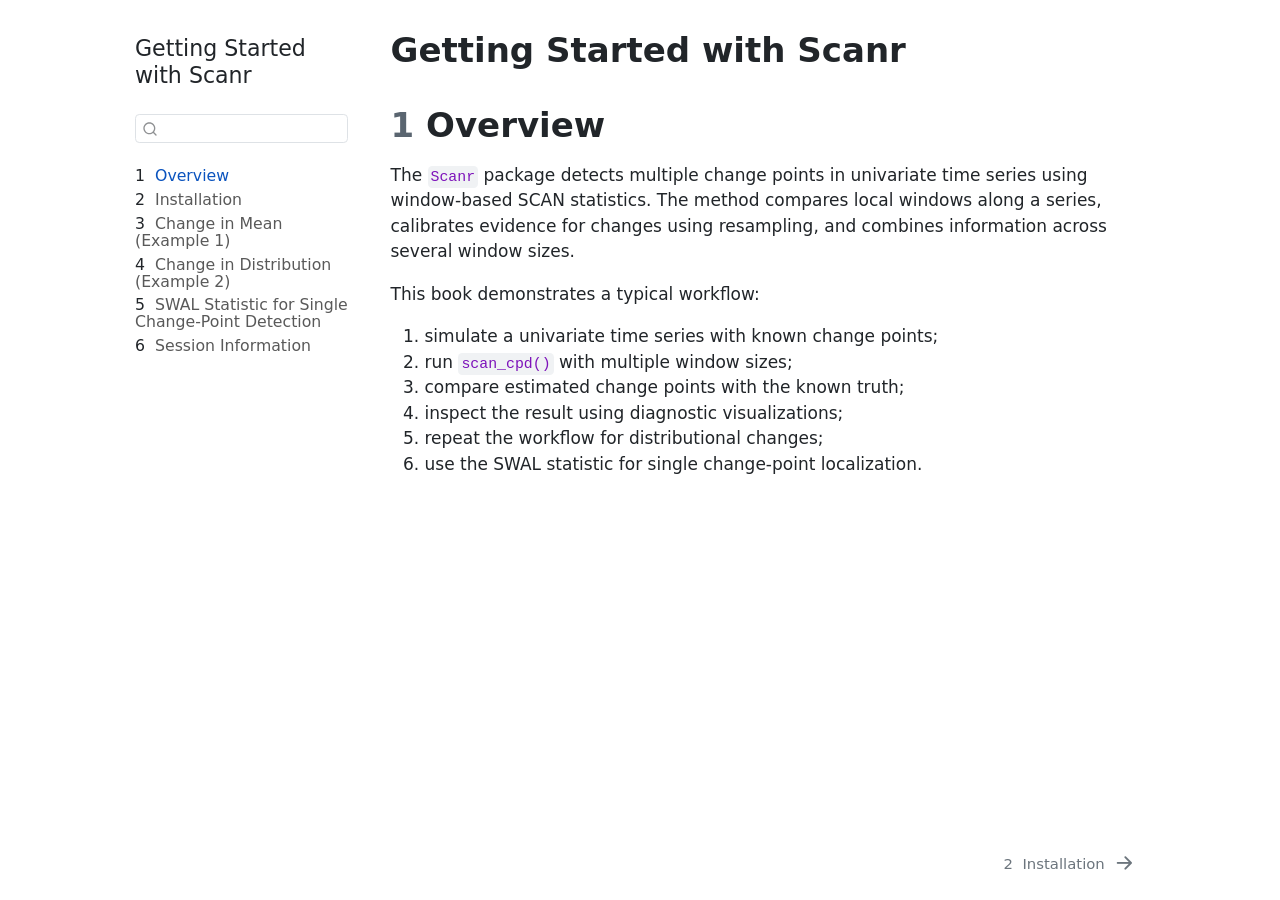
<file: _book/index.html>
<!DOCTYPE html>
<html xmlns="http://www.w3.org/1999/xhtml" lang="en" xml:lang="en"><head>

<meta charset="utf-8">
<meta name="generator" content="quarto-1.9.38">

<meta name="viewport" content="width=device-width, initial-scale=1.0, user-scalable=yes">


<title>Getting Started with Scanr</title>
<style>
/* Default styles provided by pandoc.
** See https://pandoc.org/MANUAL.html#variables-for-html for config info.
*/
code{white-space: pre-wrap;}
span.smallcaps{font-variant: small-caps;}
div.columns{display: flex; gap: min(4vw, 1.5em);}
div.column{flex: auto; overflow-x: auto;}
div.hanging-indent{margin-left: 1.5em; text-indent: -1.5em;}
ul.task-list{list-style: none;}
ul.task-list li input[type="checkbox"] {
  width: 0.8em;
  margin: 0 0.8em 0.2em -1em; /* quarto-specific, see https://github.com/quarto-dev/quarto-cli/issues/4556 */ 
  vertical-align: middle;
}
</style>


<script src="site_libs/quarto-nav/quarto-nav.js"></script>
<script src="site_libs/quarto-nav/headroom.min.js"></script>
<script src="site_libs/clipboard/clipboard.min.js"></script>
<script src="site_libs/quarto-search/autocomplete.umd.js"></script>
<script src="site_libs/quarto-search/fuse.min.js"></script>
<script src="site_libs/quarto-search/quarto-search.js"></script>
<meta name="quarto:offset" content="./">
<link href="./installation.html" rel="next">
<script src="site_libs/quarto-html/quarto.js" type="module"></script>
<script src="site_libs/quarto-html/tabsets/tabsets.js" type="module"></script>
<script src="site_libs/quarto-html/popper.min.js"></script>
<script src="site_libs/quarto-html/tippy.umd.min.js"></script>
<script src="site_libs/quarto-html/anchor.min.js"></script>
<link href="site_libs/quarto-html/tippy.css" rel="stylesheet">
<link href="site_libs/quarto-html/quarto-syntax-highlighting-15634bcf2e68342d4ad2dfa704d543f6.css" rel="stylesheet" id="quarto-text-highlighting-styles">
<script src="site_libs/bootstrap/bootstrap.min.js"></script>
<link href="site_libs/bootstrap/bootstrap-icons.css" rel="stylesheet">
<link href="site_libs/bootstrap/bootstrap-12eeb4b20e9f5a2b0bfc604bfaf942bb.min.css" rel="stylesheet" append-hash="true" id="quarto-bootstrap" data-mode="light">
<script id="quarto-search-options" type="application/json">{
  "location": "sidebar",
  "copy-button": false,
  "collapse-after": 3,
  "panel-placement": "start",
  "type": "textbox",
  "limit": 50,
  "keyboard-shortcut": [
    "f",
    "/",
    "s"
  ],
  "show-item-context": false,
  "language": {
    "search-no-results-text": "No results",
    "search-matching-documents-text": "matching documents",
    "search-copy-link-title": "Copy link to search",
    "search-hide-matches-text": "Hide additional matches",
    "search-more-match-text": "more match in this document",
    "search-more-matches-text": "more matches in this document",
    "search-clear-button-title": "Clear",
    "search-text-placeholder": "",
    "search-detached-cancel-button-title": "Cancel",
    "search-submit-button-title": "Submit",
    "search-label": "Search"
  }
}</script>


</head>

<body class="nav-sidebar floating fullcontent quarto-light">

<div id="quarto-search-results"></div>
  <header id="quarto-header" class="headroom fixed-top">
  <nav class="quarto-secondary-nav">
    <div class="container-fluid d-flex">
      <button type="button" class="quarto-btn-toggle btn" data-bs-toggle="collapse" role="button" data-bs-target=".quarto-sidebar-collapse-item" aria-controls="quarto-sidebar" aria-expanded="false" aria-label="Toggle sidebar navigation" onclick="if (window.quartoToggleHeadroom) { window.quartoToggleHeadroom(); }">
        <i class="bi bi-layout-text-sidebar-reverse"></i>
      </button>
        <nav class="quarto-page-breadcrumbs" aria-label="breadcrumb"><ol class="breadcrumb"><li class="breadcrumb-item"><a href="./index.html"><span class="chapter-number">1</span>&nbsp; <span class="chapter-title">Overview</span></a></li></ol></nav>
        <a class="flex-grow-1" role="navigation" data-bs-toggle="collapse" data-bs-target=".quarto-sidebar-collapse-item" aria-controls="quarto-sidebar" aria-expanded="false" aria-label="Toggle sidebar navigation" onclick="if (window.quartoToggleHeadroom) { window.quartoToggleHeadroom(); }">      
        </a>
      <button type="button" class="btn quarto-search-button" aria-label="Search" onclick="window.quartoOpenSearch();">
        <i class="bi bi-search"></i>
      </button>
    </div>
  </nav>
</header>
<!-- content -->
<div id="quarto-content" class="quarto-container page-columns page-rows-contents page-layout-article">
<!-- sidebar -->
  <nav id="quarto-sidebar" class="sidebar collapse collapse-horizontal quarto-sidebar-collapse-item sidebar-navigation floating overflow-auto">
    <div class="pt-lg-2 mt-2 text-left sidebar-header">
    <div class="sidebar-title mb-0 py-0">
      <a href="./">Getting Started with Scanr</a> 
    </div>
      </div>
        <div class="mt-2 flex-shrink-0 align-items-center">
        <div class="sidebar-search">
        <div id="quarto-search" class="" title="Search"></div>
        </div>
        </div>
    <div class="sidebar-menu-container"> 
    <ul class="list-unstyled mt-1">
        <li class="sidebar-item">
  <div class="sidebar-item-container"> 
  <a href="./index.html" class="sidebar-item-text sidebar-link active">
 <span class="menu-text"><span class="chapter-number">1</span>&nbsp; <span class="chapter-title">Overview</span></span></a>
  </div>
</li>
        <li class="sidebar-item">
  <div class="sidebar-item-container"> 
  <a href="./installation.html" class="sidebar-item-text sidebar-link">
 <span class="menu-text"><span class="chapter-number">2</span>&nbsp; <span class="chapter-title">Installation</span></span></a>
  </div>
</li>
        <li class="sidebar-item">
  <div class="sidebar-item-container"> 
  <a href="./change-in-mean.html" class="sidebar-item-text sidebar-link">
 <span class="menu-text"><span class="chapter-number">3</span>&nbsp; <span class="chapter-title">Change in Mean (Example 1)</span></span></a>
  </div>
</li>
        <li class="sidebar-item">
  <div class="sidebar-item-container"> 
  <a href="./change-in-distribution.html" class="sidebar-item-text sidebar-link">
 <span class="menu-text"><span class="chapter-number">4</span>&nbsp; <span class="chapter-title">Change in Distribution (Example 2)</span></span></a>
  </div>
</li>
        <li class="sidebar-item">
  <div class="sidebar-item-container"> 
  <a href="./swal-statistic.html" class="sidebar-item-text sidebar-link">
 <span class="menu-text"><span class="chapter-number">5</span>&nbsp; <span class="chapter-title">SWAL Statistic for Single Change-Point Detection</span></span></a>
  </div>
</li>
        <li class="sidebar-item">
  <div class="sidebar-item-container"> 
  <a href="./session-information.html" class="sidebar-item-text sidebar-link">
 <span class="menu-text"><span class="chapter-number">6</span>&nbsp; <span class="chapter-title">Session Information</span></span></a>
  </div>
</li>
    </ul>
    </div>
</nav>
<div id="quarto-sidebar-glass" class="quarto-sidebar-collapse-item" data-bs-toggle="collapse" data-bs-target=".quarto-sidebar-collapse-item"></div>
<!-- margin-sidebar -->
    
<!-- main -->
<main class="content" id="quarto-document-content">

<header id="title-block-header" class="quarto-title-block default">
<div class="quarto-title">
<h1 class="title">Getting Started with Scanr</h1>
</div>



<div class="quarto-title-meta">

    
  
    
  </div>
  


</header>


<section id="overview" class="level1" data-number="1">
<h1 data-number="1"><span class="header-section-number">1</span> Overview</h1>
<p>The <code>Scanr</code> package detects multiple change points in univariate time series using window-based SCAN statistics. The method compares local windows along a series, calibrates evidence for changes using resampling, and combines information across several window sizes.</p>
<p>This book demonstrates a typical workflow:</p>
<ol type="1">
<li>simulate a univariate time series with known change points;</li>
<li>run <code>scan_cpd()</code> with multiple window sizes;</li>
<li>compare estimated change points with the known truth;</li>
<li>inspect the result using diagnostic visualizations;</li>
<li>repeat the workflow for distributional changes;</li>
<li>use the SWAL statistic for single change-point localization.</li>
</ol>


</section>

</main> <!-- /main -->
<script id="quarto-html-after-body" type="application/javascript">
  window.document.addEventListener("DOMContentLoaded", function (event) {
    const icon = "";
    const anchorJS = new window.AnchorJS();
    anchorJS.options = {
      placement: 'right',
      icon: icon
    };
    anchorJS.add('.anchored');
    const isCodeAnnotation = (el) => {
      for (const clz of el.classList) {
        if (clz.startsWith('code-annotation-')) {                     
          return true;
        }
      }
      return false;
    }
    const onCopySuccess = function(e) {
      // button target
      const button = e.trigger;
      // don't keep focus
      button.blur();
      // flash "checked"
      button.classList.add('code-copy-button-checked');
      var currentTitle = button.getAttribute("title");
      button.setAttribute("title", "Copied!");
      let tooltip;
      if (window.bootstrap) {
        button.setAttribute("data-bs-toggle", "tooltip");
        button.setAttribute("data-bs-placement", "left");
        button.setAttribute("data-bs-title", "Copied!");
        tooltip = new bootstrap.Tooltip(button, 
          { trigger: "manual", 
            customClass: "code-copy-button-tooltip",
            offset: [0, -8]});
        tooltip.show();    
      }
      setTimeout(function() {
        if (tooltip) {
          tooltip.hide();
          button.removeAttribute("data-bs-title");
          button.removeAttribute("data-bs-toggle");
          button.removeAttribute("data-bs-placement");
        }
        button.setAttribute("title", currentTitle);
        button.classList.remove('code-copy-button-checked');
      }, 1000);
      // clear code selection
      e.clearSelection();
    }
    const getTextToCopy = function(trigger) {
      const outerScaffold = trigger.parentElement.cloneNode(true);
      const codeEl = outerScaffold.querySelector('code');
      for (const childEl of codeEl.children) {
        if (isCodeAnnotation(childEl)) {
          childEl.remove();
        }
      }
      return codeEl.innerText;
    }
    const clipboard = new window.ClipboardJS('.code-copy-button:not([data-in-quarto-modal])', {
      text: getTextToCopy
    });
    clipboard.on('success', onCopySuccess);
    if (window.document.getElementById('quarto-embedded-source-code-modal')) {
      const clipboardModal = new window.ClipboardJS('.code-copy-button[data-in-quarto-modal]', {
        text: getTextToCopy,
        container: window.document.getElementById('quarto-embedded-source-code-modal')
      });
      clipboardModal.on('success', onCopySuccess);
    }
      var localhostRegex = new RegExp(/^(?:http|https):\/\/localhost\:?[0-9]*\//);
      var mailtoRegex = new RegExp(/^mailto:/);
        var filterRegex = new RegExp('/' + window.location.host + '/');
      var isInternal = (href) => {
          return filterRegex.test(href) || localhostRegex.test(href) || mailtoRegex.test(href);
      }
      // Inspect non-navigation links and adorn them if external
     var links = window.document.querySelectorAll('a[href]:not(.nav-link):not(.navbar-brand):not(.toc-action):not(.sidebar-link):not(.sidebar-item-toggle):not(.pagination-link):not(.no-external):not([aria-hidden]):not(.dropdown-item):not(.quarto-navigation-tool):not(.about-link)');
      for (var i=0; i<links.length; i++) {
        const link = links[i];
        if (!isInternal(link.href)) {
          // undo the damage that might have been done by quarto-nav.js in the case of
          // links that we want to consider external
          if (link.dataset.originalHref !== undefined) {
            link.href = link.dataset.originalHref;
          }
        }
      }
    function tippyHover(el, contentFn, onTriggerFn, onUntriggerFn) {
      const config = {
        allowHTML: true,
        maxWidth: 500,
        delay: 100,
        arrow: false,
        appendTo: function(el) {
            return el.parentElement;
        },
        interactive: true,
        interactiveBorder: 10,
        theme: 'quarto',
        placement: 'bottom-start',
      };
      if (contentFn) {
        config.content = contentFn;
      }
      if (onTriggerFn) {
        config.onTrigger = onTriggerFn;
      }
      if (onUntriggerFn) {
        config.onUntrigger = onUntriggerFn;
      }
      window.tippy(el, config); 
    }
    const noterefs = window.document.querySelectorAll('a[role="doc-noteref"]');
    for (var i=0; i<noterefs.length; i++) {
      const ref = noterefs[i];
      tippyHover(ref, function() {
        // use id or data attribute instead here
        let href = ref.getAttribute('data-footnote-href') || ref.getAttribute('href');
        try { href = new URL(href).hash; } catch {}
        const id = href.replace(/^#\/?/, "");
        const note = window.document.getElementById(id);
        if (note) {
          return note.innerHTML;
        } else {
          return "";
        }
      });
    }
    const xrefs = window.document.querySelectorAll('a.quarto-xref');
    const processXRef = (id, note) => {
      // Strip column container classes
      const stripColumnClz = (el) => {
        el.classList.remove("page-full", "page-columns");
        if (el.children) {
          for (const child of el.children) {
            stripColumnClz(child);
          }
        }
      }
      stripColumnClz(note)
      if (id === null || id.startsWith('sec-')) {
        // Special case sections, only their first couple elements
        const container = document.createElement("div");
        if (note.children && note.children.length > 2) {
          container.appendChild(note.children[0].cloneNode(true));
          for (let i = 1; i < note.children.length; i++) {
            const child = note.children[i];
            if (child.tagName === "P" && child.innerText === "") {
              continue;
            } else {
              container.appendChild(child.cloneNode(true));
              break;
            }
          }
          if (window.Quarto?.typesetMath) {
            window.Quarto.typesetMath(container);
          }
          return container.innerHTML
        } else {
          if (window.Quarto?.typesetMath) {
            window.Quarto.typesetMath(note);
          }
          return note.innerHTML;
        }
      } else {
        // Remove any anchor links if they are present
        const anchorLink = note.querySelector('a.anchorjs-link');
        if (anchorLink) {
          anchorLink.remove();
        }
        if (window.Quarto?.typesetMath) {
          window.Quarto.typesetMath(note);
        }
        if (note.classList.contains("callout")) {
          return note.outerHTML;
        } else {
          return note.innerHTML;
        }
      }
    }
    for (var i=0; i<xrefs.length; i++) {
      const xref = xrefs[i];
      tippyHover(xref, undefined, function(instance) {
        instance.disable();
        let url = xref.getAttribute('href');
        let hash = undefined; 
        if (url.startsWith('#')) {
          hash = url;
        } else {
          try { hash = new URL(url).hash; } catch {}
        }
        if (hash) {
          const id = hash.replace(/^#\/?/, "");
          const note = window.document.getElementById(id);
          if (note !== null) {
            try {
              const html = processXRef(id, note.cloneNode(true));
              instance.setContent(html);
            } finally {
              instance.enable();
              instance.show();
            }
          } else {
            // See if we can fetch this
            fetch(url.split('#')[0])
            .then(res => res.text())
            .then(html => {
              const parser = new DOMParser();
              const htmlDoc = parser.parseFromString(html, "text/html");
              const note = htmlDoc.getElementById(id);
              if (note !== null) {
                const html = processXRef(id, note);
                instance.setContent(html);
              } 
            }).finally(() => {
              instance.enable();
              instance.show();
            });
          }
        } else {
          // See if we can fetch a full url (with no hash to target)
          // This is a special case and we should probably do some content thinning / targeting
          fetch(url)
          .then(res => res.text())
          .then(html => {
            const parser = new DOMParser();
            const htmlDoc = parser.parseFromString(html, "text/html");
            const note = htmlDoc.querySelector('main.content');
            if (note !== null) {
              // This should only happen for chapter cross references
              // (since there is no id in the URL)
              // remove the first header
              if (note.children.length > 0 && note.children[0].tagName === "HEADER") {
                note.children[0].remove();
              }
              const html = processXRef(null, note);
              instance.setContent(html);
            } 
          }).finally(() => {
            instance.enable();
            instance.show();
          });
        }
      }, function(instance) {
      });
    }
        let selectedAnnoteEl;
        const selectorForAnnotation = ( cell, annotation) => {
          let cellAttr = 'data-code-cell="' + cell + '"';
          let lineAttr = 'data-code-annotation="' +  annotation + '"';
          const selector = 'span[' + cellAttr + '][' + lineAttr + ']';
          return selector;
        }
        const selectCodeLines = (annoteEl) => {
          const doc = window.document;
          const targetCell = annoteEl.getAttribute("data-target-cell");
          const targetAnnotation = annoteEl.getAttribute("data-target-annotation");
          const annoteSpan = window.document.querySelector(selectorForAnnotation(targetCell, targetAnnotation));
          const lines = annoteSpan.getAttribute("data-code-lines").split(",");
          const lineIds = lines.map((line) => {
            return targetCell + "-" + line;
          })
          let top = null;
          let height = null;
          let parent = null;
          if (lineIds.length > 0) {
              //compute the position of the single el (top and bottom and make a div)
              const el = window.document.getElementById(lineIds[0]);
              top = el.offsetTop;
              height = el.offsetHeight;
              parent = el.parentElement.parentElement;
            if (lineIds.length > 1) {
              const lastEl = window.document.getElementById(lineIds[lineIds.length - 1]);
              const bottom = lastEl.offsetTop + lastEl.offsetHeight;
              height = bottom - top;
            }
            if (top !== null && height !== null && parent !== null) {
              // cook up a div (if necessary) and position it 
              let div = window.document.getElementById("code-annotation-line-highlight");
              if (div === null) {
                div = window.document.createElement("div");
                div.setAttribute("id", "code-annotation-line-highlight");
                div.style.position = 'absolute';
                parent.appendChild(div);
              }
              div.style.top = top - 2 + "px";
              div.style.height = height + 4 + "px";
              div.style.left = 0;
              let gutterDiv = window.document.getElementById("code-annotation-line-highlight-gutter");
              if (gutterDiv === null) {
                gutterDiv = window.document.createElement("div");
                gutterDiv.setAttribute("id", "code-annotation-line-highlight-gutter");
                gutterDiv.style.position = 'absolute';
                const codeCell = window.document.getElementById(targetCell);
                const gutter = codeCell.querySelector('.code-annotation-gutter');
                gutter.appendChild(gutterDiv);
              }
              gutterDiv.style.top = top - 2 + "px";
              gutterDiv.style.height = height + 4 + "px";
            }
            selectedAnnoteEl = annoteEl;
          }
        };
        const unselectCodeLines = () => {
          const elementsIds = ["code-annotation-line-highlight", "code-annotation-line-highlight-gutter"];
          elementsIds.forEach((elId) => {
            const div = window.document.getElementById(elId);
            if (div) {
              div.remove();
            }
          });
          selectedAnnoteEl = undefined;
        };
          // Handle positioning of the toggle
      window.addEventListener(
        "resize",
        throttle(() => {
          elRect = undefined;
          if (selectedAnnoteEl) {
            selectCodeLines(selectedAnnoteEl);
          }
        }, 10)
      );
      function throttle(fn, ms) {
      let throttle = false;
      let timer;
        return (...args) => {
          if(!throttle) { // first call gets through
              fn.apply(this, args);
              throttle = true;
          } else { // all the others get throttled
              if(timer) clearTimeout(timer); // cancel #2
              timer = setTimeout(() => {
                fn.apply(this, args);
                timer = throttle = false;
              }, ms);
          }
        };
      }
        // Attach click handler to the DT
        const annoteDls = window.document.querySelectorAll('dt[data-target-cell]');
        for (const annoteDlNode of annoteDls) {
          annoteDlNode.addEventListener('click', (event) => {
            const clickedEl = event.target;
            if (clickedEl !== selectedAnnoteEl) {
              unselectCodeLines();
              const activeEl = window.document.querySelector('dt[data-target-cell].code-annotation-active');
              if (activeEl) {
                activeEl.classList.remove('code-annotation-active');
              }
              selectCodeLines(clickedEl);
              clickedEl.classList.add('code-annotation-active');
            } else {
              // Unselect the line
              unselectCodeLines();
              clickedEl.classList.remove('code-annotation-active');
            }
          });
        }
    const findCites = (el) => {
      const parentEl = el.parentElement;
      if (parentEl) {
        const cites = parentEl.dataset.cites;
        if (cites) {
          return {
            el,
            cites: cites.split(' ')
          };
        } else {
          return findCites(el.parentElement)
        }
      } else {
        return undefined;
      }
    };
    var bibliorefs = window.document.querySelectorAll('a[role="doc-biblioref"]');
    for (var i=0; i<bibliorefs.length; i++) {
      const ref = bibliorefs[i];
      const citeInfo = findCites(ref);
      if (citeInfo) {
        tippyHover(citeInfo.el, function() {
          var popup = window.document.createElement('div');
          citeInfo.cites.forEach(function(cite) {
            var citeDiv = window.document.createElement('div');
            citeDiv.classList.add('hanging-indent');
            citeDiv.classList.add('csl-entry');
            var biblioDiv = window.document.getElementById('ref-' + cite);
            if (biblioDiv) {
              citeDiv.innerHTML = biblioDiv.innerHTML;
            }
            popup.appendChild(citeDiv);
          });
          return popup.innerHTML;
        });
      }
    }
  });
  </script>
<nav class="page-navigation">
  <div class="nav-page nav-page-previous">
  </div>
  <div class="nav-page nav-page-next">
      <a href="./installation.html" class="pagination-link" aria-label="Installation">
        <span class="nav-page-text"><span class="chapter-number">2</span>&nbsp; <span class="chapter-title">Installation</span></span> <i class="bi bi-arrow-right-short"></i>
      </a>
  </div>
</nav>
</div> <!-- /content -->




</body></html>
</file>
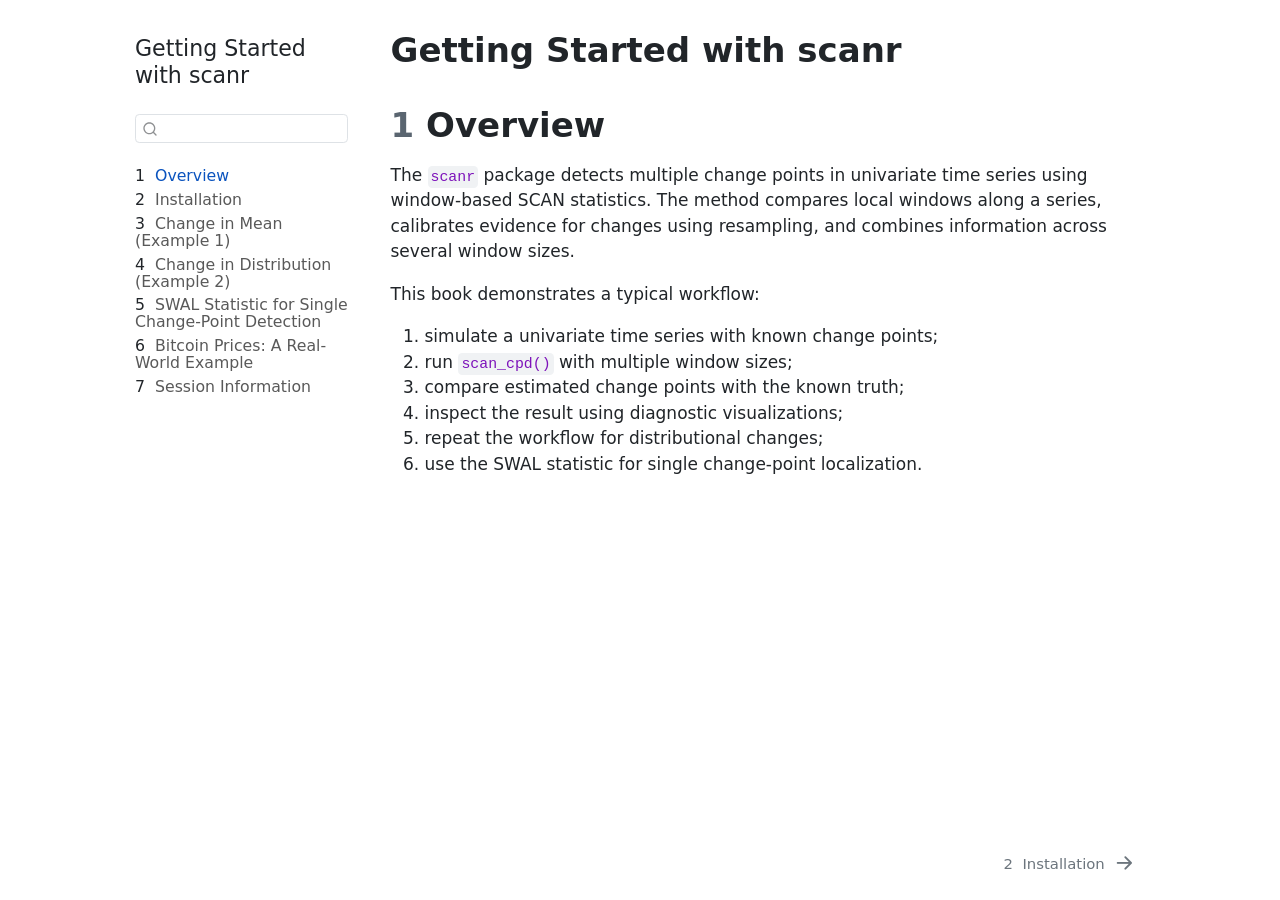
<file: books/index.html>
<!DOCTYPE html>
<html xmlns="http://www.w3.org/1999/xhtml" lang="en" xml:lang="en"><head>

<meta charset="utf-8">
<meta name="generator" content="quarto-1.9.38">

<meta name="viewport" content="width=device-width, initial-scale=1.0, user-scalable=yes">


<title>Getting Started with scanr</title>
<style>
/* Default styles provided by pandoc.
** See https://pandoc.org/MANUAL.html#variables-for-html for config info.
*/
code{white-space: pre-wrap;}
span.smallcaps{font-variant: small-caps;}
div.columns{display: flex; gap: min(4vw, 1.5em);}
div.column{flex: auto; overflow-x: auto;}
div.hanging-indent{margin-left: 1.5em; text-indent: -1.5em;}
ul.task-list{list-style: none;}
ul.task-list li input[type="checkbox"] {
  width: 0.8em;
  margin: 0 0.8em 0.2em -1em; /* quarto-specific, see https://github.com/quarto-dev/quarto-cli/issues/4556 */ 
  vertical-align: middle;
}
</style>


<script src="site_libs/quarto-nav/quarto-nav.js"></script>
<script src="site_libs/quarto-nav/headroom.min.js"></script>
<script src="site_libs/clipboard/clipboard.min.js"></script>
<script src="site_libs/quarto-search/autocomplete.umd.js"></script>
<script src="site_libs/quarto-search/fuse.min.js"></script>
<script src="site_libs/quarto-search/quarto-search.js"></script>
<meta name="quarto:offset" content="./">
<link href="./installation.html" rel="next">
<script src="site_libs/quarto-html/quarto.js" type="module"></script>
<script src="site_libs/quarto-html/tabsets/tabsets.js" type="module"></script>
<script src="site_libs/quarto-html/popper.min.js"></script>
<script src="site_libs/quarto-html/tippy.umd.min.js"></script>
<script src="site_libs/quarto-html/anchor.min.js"></script>
<link href="site_libs/quarto-html/tippy.css" rel="stylesheet">
<link href="site_libs/quarto-html/quarto-syntax-highlighting-15634bcf2e68342d4ad2dfa704d543f6.css" rel="stylesheet" id="quarto-text-highlighting-styles">
<script src="site_libs/bootstrap/bootstrap.min.js"></script>
<link href="site_libs/bootstrap/bootstrap-icons.css" rel="stylesheet">
<link href="site_libs/bootstrap/bootstrap-12eeb4b20e9f5a2b0bfc604bfaf942bb.min.css" rel="stylesheet" append-hash="true" id="quarto-bootstrap" data-mode="light">
<script id="quarto-search-options" type="application/json">{
  "location": "sidebar",
  "copy-button": false,
  "collapse-after": 3,
  "panel-placement": "start",
  "type": "textbox",
  "limit": 50,
  "keyboard-shortcut": [
    "f",
    "/",
    "s"
  ],
  "show-item-context": false,
  "language": {
    "search-no-results-text": "No results",
    "search-matching-documents-text": "matching documents",
    "search-copy-link-title": "Copy link to search",
    "search-hide-matches-text": "Hide additional matches",
    "search-more-match-text": "more match in this document",
    "search-more-matches-text": "more matches in this document",
    "search-clear-button-title": "Clear",
    "search-text-placeholder": "",
    "search-detached-cancel-button-title": "Cancel",
    "search-submit-button-title": "Submit",
    "search-label": "Search"
  }
}</script>


</head>

<body class="nav-sidebar floating fullcontent quarto-light">

<div id="quarto-search-results"></div>
  <header id="quarto-header" class="headroom fixed-top">
  <nav class="quarto-secondary-nav">
    <div class="container-fluid d-flex">
      <button type="button" class="quarto-btn-toggle btn" data-bs-toggle="collapse" role="button" data-bs-target=".quarto-sidebar-collapse-item" aria-controls="quarto-sidebar" aria-expanded="false" aria-label="Toggle sidebar navigation" onclick="if (window.quartoToggleHeadroom) { window.quartoToggleHeadroom(); }">
        <i class="bi bi-layout-text-sidebar-reverse"></i>
      </button>
        <nav class="quarto-page-breadcrumbs" aria-label="breadcrumb"><ol class="breadcrumb"><li class="breadcrumb-item"><a href="./index.html"><span class="chapter-number">1</span>&nbsp; <span class="chapter-title">Overview</span></a></li></ol></nav>
        <a class="flex-grow-1" role="navigation" data-bs-toggle="collapse" data-bs-target=".quarto-sidebar-collapse-item" aria-controls="quarto-sidebar" aria-expanded="false" aria-label="Toggle sidebar navigation" onclick="if (window.quartoToggleHeadroom) { window.quartoToggleHeadroom(); }">      
        </a>
      <button type="button" class="btn quarto-search-button" aria-label="Search" onclick="window.quartoOpenSearch();">
        <i class="bi bi-search"></i>
      </button>
    </div>
  </nav>
</header>
<!-- content -->
<div id="quarto-content" class="quarto-container page-columns page-rows-contents page-layout-article">
<!-- sidebar -->
  <nav id="quarto-sidebar" class="sidebar collapse collapse-horizontal quarto-sidebar-collapse-item sidebar-navigation floating overflow-auto">
    <div class="pt-lg-2 mt-2 text-left sidebar-header">
    <div class="sidebar-title mb-0 py-0">
      <a href="./">Getting Started with scanr</a> 
    </div>
      </div>
        <div class="mt-2 flex-shrink-0 align-items-center">
        <div class="sidebar-search">
        <div id="quarto-search" class="" title="Search"></div>
        </div>
        </div>
    <div class="sidebar-menu-container"> 
    <ul class="list-unstyled mt-1">
        <li class="sidebar-item">
  <div class="sidebar-item-container"> 
  <a href="./index.html" class="sidebar-item-text sidebar-link active">
 <span class="menu-text"><span class="chapter-number">1</span>&nbsp; <span class="chapter-title">Overview</span></span></a>
  </div>
</li>
        <li class="sidebar-item">
  <div class="sidebar-item-container"> 
  <a href="./installation.html" class="sidebar-item-text sidebar-link">
 <span class="menu-text"><span class="chapter-number">2</span>&nbsp; <span class="chapter-title">Installation</span></span></a>
  </div>
</li>
        <li class="sidebar-item">
  <div class="sidebar-item-container"> 
  <a href="./change-in-mean.html" class="sidebar-item-text sidebar-link">
 <span class="menu-text"><span class="chapter-number">3</span>&nbsp; <span class="chapter-title">Change in Mean (Example 1)</span></span></a>
  </div>
</li>
        <li class="sidebar-item">
  <div class="sidebar-item-container"> 
  <a href="./change-in-distribution.html" class="sidebar-item-text sidebar-link">
 <span class="menu-text"><span class="chapter-number">4</span>&nbsp; <span class="chapter-title">Change in Distribution (Example 2)</span></span></a>
  </div>
</li>
        <li class="sidebar-item">
  <div class="sidebar-item-container"> 
  <a href="./swal-statistic.html" class="sidebar-item-text sidebar-link">
 <span class="menu-text"><span class="chapter-number">5</span>&nbsp; <span class="chapter-title">SWAL Statistic for Single Change-Point Detection</span></span></a>
  </div>
</li>
        <li class="sidebar-item">
  <div class="sidebar-item-container"> 
  <a href="./bitcoin-example.html" class="sidebar-item-text sidebar-link">
 <span class="menu-text"><span class="chapter-number">6</span>&nbsp; <span class="chapter-title">Bitcoin Prices: A Real-World Example</span></span></a>
  </div>
</li>
        <li class="sidebar-item">
  <div class="sidebar-item-container"> 
  <a href="./session-information.html" class="sidebar-item-text sidebar-link">
 <span class="menu-text"><span class="chapter-number">7</span>&nbsp; <span class="chapter-title">Session Information</span></span></a>
  </div>
</li>
    </ul>
    </div>
</nav>
<div id="quarto-sidebar-glass" class="quarto-sidebar-collapse-item" data-bs-toggle="collapse" data-bs-target=".quarto-sidebar-collapse-item"></div>
<!-- margin-sidebar -->
    
<!-- main -->
<main class="content" id="quarto-document-content">

<header id="title-block-header" class="quarto-title-block default">
<div class="quarto-title">
<h1 class="title">Getting Started with scanr</h1>
</div>



<div class="quarto-title-meta">

    
  
    
  </div>
  


</header>


<section id="overview" class="level1" data-number="1">
<h1 data-number="1"><span class="header-section-number">1</span> Overview</h1>
<p>The <code>scanr</code> package detects multiple change points in univariate time series using window-based SCAN statistics. The method compares local windows along a series, calibrates evidence for changes using resampling, and combines information across several window sizes.</p>
<p>This book demonstrates a typical workflow:</p>
<ol type="1">
<li>simulate a univariate time series with known change points;</li>
<li>run <code>scan_cpd()</code> with multiple window sizes;</li>
<li>compare estimated change points with the known truth;</li>
<li>inspect the result using diagnostic visualizations;</li>
<li>repeat the workflow for distributional changes;</li>
<li>use the SWAL statistic for single change-point localization.</li>
</ol>


</section>

</main> <!-- /main -->
<script id="quarto-html-after-body" type="application/javascript">
  window.document.addEventListener("DOMContentLoaded", function (event) {
    const icon = "";
    const anchorJS = new window.AnchorJS();
    anchorJS.options = {
      placement: 'right',
      icon: icon
    };
    anchorJS.add('.anchored');
    const isCodeAnnotation = (el) => {
      for (const clz of el.classList) {
        if (clz.startsWith('code-annotation-')) {                     
          return true;
        }
      }
      return false;
    }
    const onCopySuccess = function(e) {
      // button target
      const button = e.trigger;
      // don't keep focus
      button.blur();
      // flash "checked"
      button.classList.add('code-copy-button-checked');
      var currentTitle = button.getAttribute("title");
      button.setAttribute("title", "Copied!");
      let tooltip;
      if (window.bootstrap) {
        button.setAttribute("data-bs-toggle", "tooltip");
        button.setAttribute("data-bs-placement", "left");
        button.setAttribute("data-bs-title", "Copied!");
        tooltip = new bootstrap.Tooltip(button, 
          { trigger: "manual", 
            customClass: "code-copy-button-tooltip",
            offset: [0, -8]});
        tooltip.show();    
      }
      setTimeout(function() {
        if (tooltip) {
          tooltip.hide();
          button.removeAttribute("data-bs-title");
          button.removeAttribute("data-bs-toggle");
          button.removeAttribute("data-bs-placement");
        }
        button.setAttribute("title", currentTitle);
        button.classList.remove('code-copy-button-checked');
      }, 1000);
      // clear code selection
      e.clearSelection();
    }
    const getTextToCopy = function(trigger) {
      const outerScaffold = trigger.parentElement.cloneNode(true);
      const codeEl = outerScaffold.querySelector('code');
      for (const childEl of codeEl.children) {
        if (isCodeAnnotation(childEl)) {
          childEl.remove();
        }
      }
      return codeEl.innerText;
    }
    const clipboard = new window.ClipboardJS('.code-copy-button:not([data-in-quarto-modal])', {
      text: getTextToCopy
    });
    clipboard.on('success', onCopySuccess);
    if (window.document.getElementById('quarto-embedded-source-code-modal')) {
      const clipboardModal = new window.ClipboardJS('.code-copy-button[data-in-quarto-modal]', {
        text: getTextToCopy,
        container: window.document.getElementById('quarto-embedded-source-code-modal')
      });
      clipboardModal.on('success', onCopySuccess);
    }
      var localhostRegex = new RegExp(/^(?:http|https):\/\/localhost\:?[0-9]*\//);
      var mailtoRegex = new RegExp(/^mailto:/);
        var filterRegex = new RegExp('/' + window.location.host + '/');
      var isInternal = (href) => {
          return filterRegex.test(href) || localhostRegex.test(href) || mailtoRegex.test(href);
      }
      // Inspect non-navigation links and adorn them if external
     var links = window.document.querySelectorAll('a[href]:not(.nav-link):not(.navbar-brand):not(.toc-action):not(.sidebar-link):not(.sidebar-item-toggle):not(.pagination-link):not(.no-external):not([aria-hidden]):not(.dropdown-item):not(.quarto-navigation-tool):not(.about-link)');
      for (var i=0; i<links.length; i++) {
        const link = links[i];
        if (!isInternal(link.href)) {
          // undo the damage that might have been done by quarto-nav.js in the case of
          // links that we want to consider external
          if (link.dataset.originalHref !== undefined) {
            link.href = link.dataset.originalHref;
          }
        }
      }
    function tippyHover(el, contentFn, onTriggerFn, onUntriggerFn) {
      const config = {
        allowHTML: true,
        maxWidth: 500,
        delay: 100,
        arrow: false,
        appendTo: function(el) {
            return el.parentElement;
        },
        interactive: true,
        interactiveBorder: 10,
        theme: 'quarto',
        placement: 'bottom-start',
      };
      if (contentFn) {
        config.content = contentFn;
      }
      if (onTriggerFn) {
        config.onTrigger = onTriggerFn;
      }
      if (onUntriggerFn) {
        config.onUntrigger = onUntriggerFn;
      }
      window.tippy(el, config); 
    }
    const noterefs = window.document.querySelectorAll('a[role="doc-noteref"]');
    for (var i=0; i<noterefs.length; i++) {
      const ref = noterefs[i];
      tippyHover(ref, function() {
        // use id or data attribute instead here
        let href = ref.getAttribute('data-footnote-href') || ref.getAttribute('href');
        try { href = new URL(href).hash; } catch {}
        const id = href.replace(/^#\/?/, "");
        const note = window.document.getElementById(id);
        if (note) {
          return note.innerHTML;
        } else {
          return "";
        }
      });
    }
    const xrefs = window.document.querySelectorAll('a.quarto-xref');
    const processXRef = (id, note) => {
      // Strip column container classes
      const stripColumnClz = (el) => {
        el.classList.remove("page-full", "page-columns");
        if (el.children) {
          for (const child of el.children) {
            stripColumnClz(child);
          }
        }
      }
      stripColumnClz(note)
      if (id === null || id.startsWith('sec-')) {
        // Special case sections, only their first couple elements
        const container = document.createElement("div");
        if (note.children && note.children.length > 2) {
          container.appendChild(note.children[0].cloneNode(true));
          for (let i = 1; i < note.children.length; i++) {
            const child = note.children[i];
            if (child.tagName === "P" && child.innerText === "") {
              continue;
            } else {
              container.appendChild(child.cloneNode(true));
              break;
            }
          }
          if (window.Quarto?.typesetMath) {
            window.Quarto.typesetMath(container);
          }
          return container.innerHTML
        } else {
          if (window.Quarto?.typesetMath) {
            window.Quarto.typesetMath(note);
          }
          return note.innerHTML;
        }
      } else {
        // Remove any anchor links if they are present
        const anchorLink = note.querySelector('a.anchorjs-link');
        if (anchorLink) {
          anchorLink.remove();
        }
        if (window.Quarto?.typesetMath) {
          window.Quarto.typesetMath(note);
        }
        if (note.classList.contains("callout")) {
          return note.outerHTML;
        } else {
          return note.innerHTML;
        }
      }
    }
    for (var i=0; i<xrefs.length; i++) {
      const xref = xrefs[i];
      tippyHover(xref, undefined, function(instance) {
        instance.disable();
        let url = xref.getAttribute('href');
        let hash = undefined; 
        if (url.startsWith('#')) {
          hash = url;
        } else {
          try { hash = new URL(url).hash; } catch {}
        }
        if (hash) {
          const id = hash.replace(/^#\/?/, "");
          const note = window.document.getElementById(id);
          if (note !== null) {
            try {
              const html = processXRef(id, note.cloneNode(true));
              instance.setContent(html);
            } finally {
              instance.enable();
              instance.show();
            }
          } else {
            // See if we can fetch this
            fetch(url.split('#')[0])
            .then(res => res.text())
            .then(html => {
              const parser = new DOMParser();
              const htmlDoc = parser.parseFromString(html, "text/html");
              const note = htmlDoc.getElementById(id);
              if (note !== null) {
                const html = processXRef(id, note);
                instance.setContent(html);
              } 
            }).finally(() => {
              instance.enable();
              instance.show();
            });
          }
        } else {
          // See if we can fetch a full url (with no hash to target)
          // This is a special case and we should probably do some content thinning / targeting
          fetch(url)
          .then(res => res.text())
          .then(html => {
            const parser = new DOMParser();
            const htmlDoc = parser.parseFromString(html, "text/html");
            const note = htmlDoc.querySelector('main.content');
            if (note !== null) {
              // This should only happen for chapter cross references
              // (since there is no id in the URL)
              // remove the first header
              if (note.children.length > 0 && note.children[0].tagName === "HEADER") {
                note.children[0].remove();
              }
              const html = processXRef(null, note);
              instance.setContent(html);
            } 
          }).finally(() => {
            instance.enable();
            instance.show();
          });
        }
      }, function(instance) {
      });
    }
        let selectedAnnoteEl;
        const selectorForAnnotation = ( cell, annotation) => {
          let cellAttr = 'data-code-cell="' + cell + '"';
          let lineAttr = 'data-code-annotation="' +  annotation + '"';
          const selector = 'span[' + cellAttr + '][' + lineAttr + ']';
          return selector;
        }
        const selectCodeLines = (annoteEl) => {
          const doc = window.document;
          const targetCell = annoteEl.getAttribute("data-target-cell");
          const targetAnnotation = annoteEl.getAttribute("data-target-annotation");
          const annoteSpan = window.document.querySelector(selectorForAnnotation(targetCell, targetAnnotation));
          const lines = annoteSpan.getAttribute("data-code-lines").split(",");
          const lineIds = lines.map((line) => {
            return targetCell + "-" + line;
          })
          let top = null;
          let height = null;
          let parent = null;
          if (lineIds.length > 0) {
              //compute the position of the single el (top and bottom and make a div)
              const el = window.document.getElementById(lineIds[0]);
              top = el.offsetTop;
              height = el.offsetHeight;
              parent = el.parentElement.parentElement;
            if (lineIds.length > 1) {
              const lastEl = window.document.getElementById(lineIds[lineIds.length - 1]);
              const bottom = lastEl.offsetTop + lastEl.offsetHeight;
              height = bottom - top;
            }
            if (top !== null && height !== null && parent !== null) {
              // cook up a div (if necessary) and position it 
              let div = window.document.getElementById("code-annotation-line-highlight");
              if (div === null) {
                div = window.document.createElement("div");
                div.setAttribute("id", "code-annotation-line-highlight");
                div.style.position = 'absolute';
                parent.appendChild(div);
              }
              div.style.top = top - 2 + "px";
              div.style.height = height + 4 + "px";
              div.style.left = 0;
              let gutterDiv = window.document.getElementById("code-annotation-line-highlight-gutter");
              if (gutterDiv === null) {
                gutterDiv = window.document.createElement("div");
                gutterDiv.setAttribute("id", "code-annotation-line-highlight-gutter");
                gutterDiv.style.position = 'absolute';
                const codeCell = window.document.getElementById(targetCell);
                const gutter = codeCell.querySelector('.code-annotation-gutter');
                gutter.appendChild(gutterDiv);
              }
              gutterDiv.style.top = top - 2 + "px";
              gutterDiv.style.height = height + 4 + "px";
            }
            selectedAnnoteEl = annoteEl;
          }
        };
        const unselectCodeLines = () => {
          const elementsIds = ["code-annotation-line-highlight", "code-annotation-line-highlight-gutter"];
          elementsIds.forEach((elId) => {
            const div = window.document.getElementById(elId);
            if (div) {
              div.remove();
            }
          });
          selectedAnnoteEl = undefined;
        };
          // Handle positioning of the toggle
      window.addEventListener(
        "resize",
        throttle(() => {
          elRect = undefined;
          if (selectedAnnoteEl) {
            selectCodeLines(selectedAnnoteEl);
          }
        }, 10)
      );
      function throttle(fn, ms) {
      let throttle = false;
      let timer;
        return (...args) => {
          if(!throttle) { // first call gets through
              fn.apply(this, args);
              throttle = true;
          } else { // all the others get throttled
              if(timer) clearTimeout(timer); // cancel #2
              timer = setTimeout(() => {
                fn.apply(this, args);
                timer = throttle = false;
              }, ms);
          }
        };
      }
        // Attach click handler to the DT
        const annoteDls = window.document.querySelectorAll('dt[data-target-cell]');
        for (const annoteDlNode of annoteDls) {
          annoteDlNode.addEventListener('click', (event) => {
            const clickedEl = event.target;
            if (clickedEl !== selectedAnnoteEl) {
              unselectCodeLines();
              const activeEl = window.document.querySelector('dt[data-target-cell].code-annotation-active');
              if (activeEl) {
                activeEl.classList.remove('code-annotation-active');
              }
              selectCodeLines(clickedEl);
              clickedEl.classList.add('code-annotation-active');
            } else {
              // Unselect the line
              unselectCodeLines();
              clickedEl.classList.remove('code-annotation-active');
            }
          });
        }
    const findCites = (el) => {
      const parentEl = el.parentElement;
      if (parentEl) {
        const cites = parentEl.dataset.cites;
        if (cites) {
          return {
            el,
            cites: cites.split(' ')
          };
        } else {
          return findCites(el.parentElement)
        }
      } else {
        return undefined;
      }
    };
    var bibliorefs = window.document.querySelectorAll('a[role="doc-biblioref"]');
    for (var i=0; i<bibliorefs.length; i++) {
      const ref = bibliorefs[i];
      const citeInfo = findCites(ref);
      if (citeInfo) {
        tippyHover(citeInfo.el, function() {
          var popup = window.document.createElement('div');
          citeInfo.cites.forEach(function(cite) {
            var citeDiv = window.document.createElement('div');
            citeDiv.classList.add('hanging-indent');
            citeDiv.classList.add('csl-entry');
            var biblioDiv = window.document.getElementById('ref-' + cite);
            if (biblioDiv) {
              citeDiv.innerHTML = biblioDiv.innerHTML;
            }
            popup.appendChild(citeDiv);
          });
          return popup.innerHTML;
        });
      }
    }
  });
  </script>
<nav class="page-navigation">
  <div class="nav-page nav-page-previous">
  </div>
  <div class="nav-page nav-page-next">
      <a href="./installation.html" class="pagination-link" aria-label="Installation">
        <span class="nav-page-text"><span class="chapter-number">2</span>&nbsp; <span class="chapter-title">Installation</span></span> <i class="bi bi-arrow-right-short"></i>
      </a>
  </div>
</nav>
</div> <!-- /content -->




</body></html>
</file>
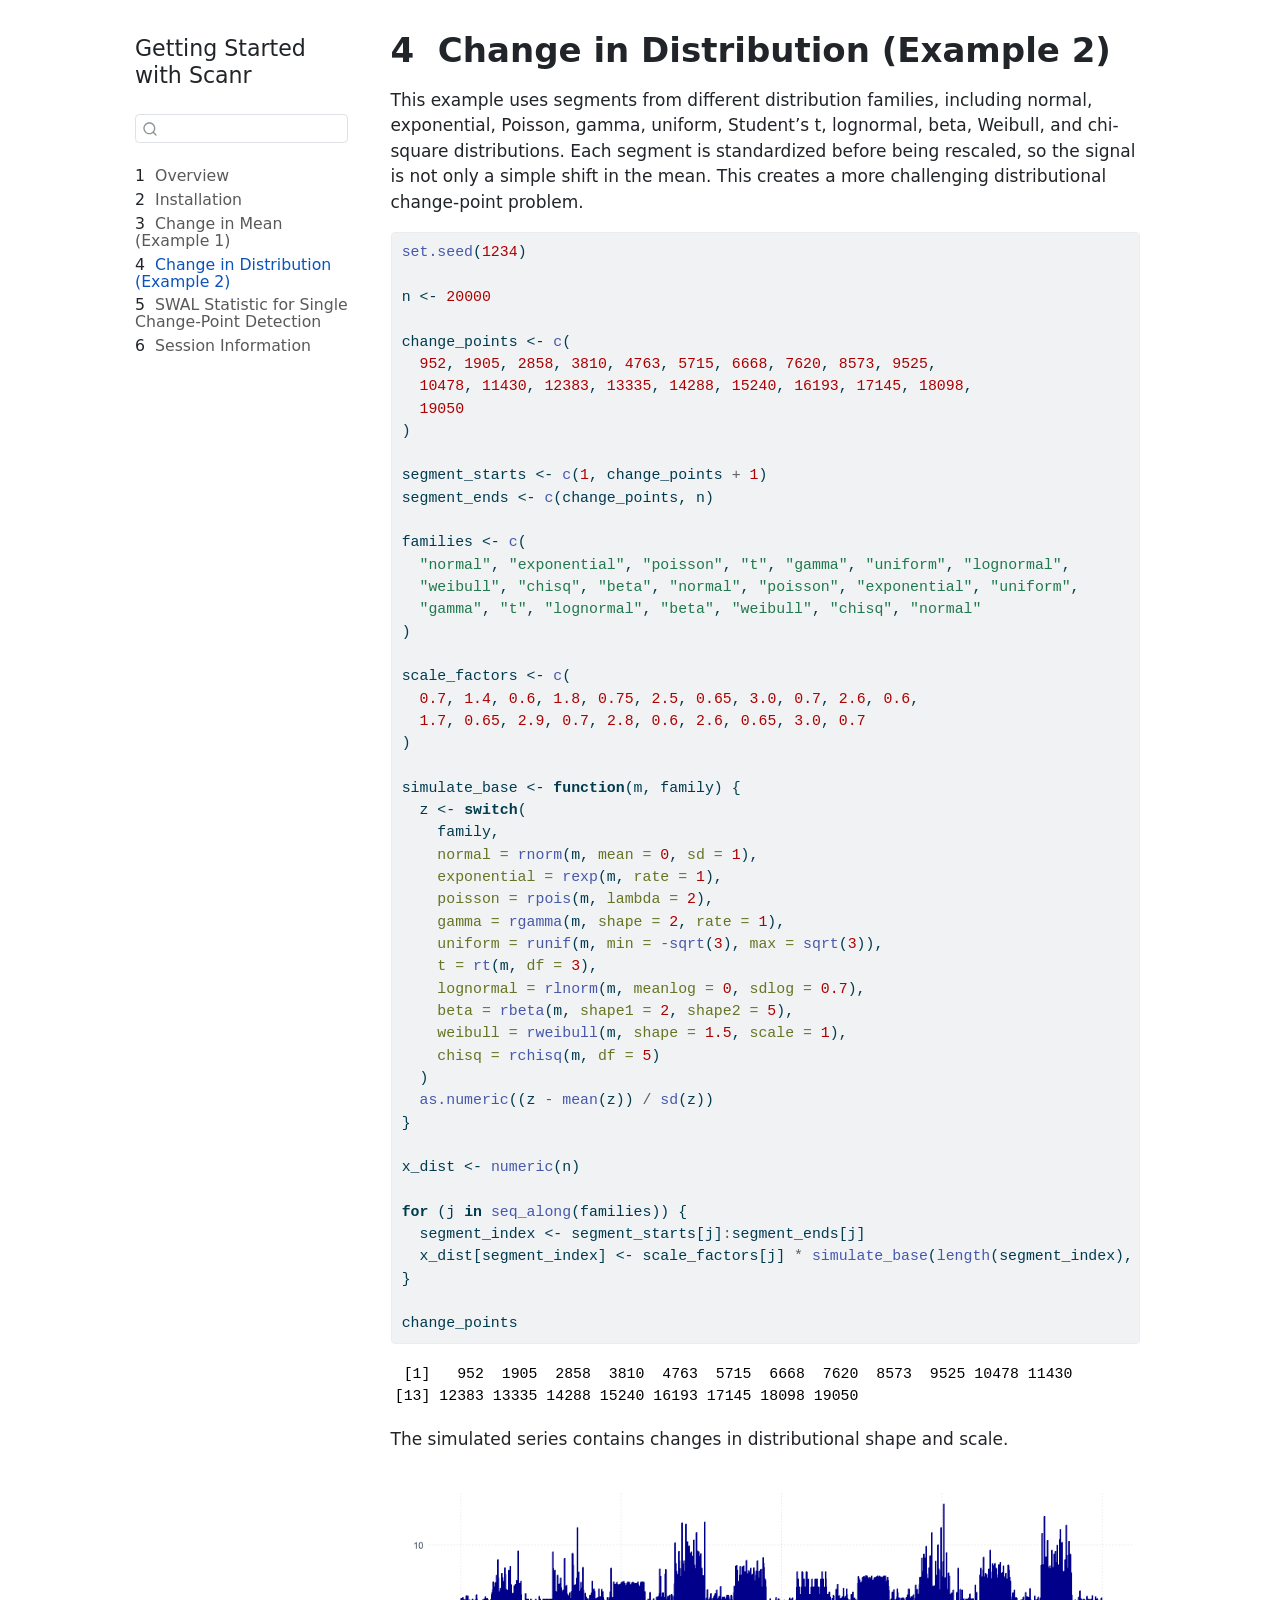
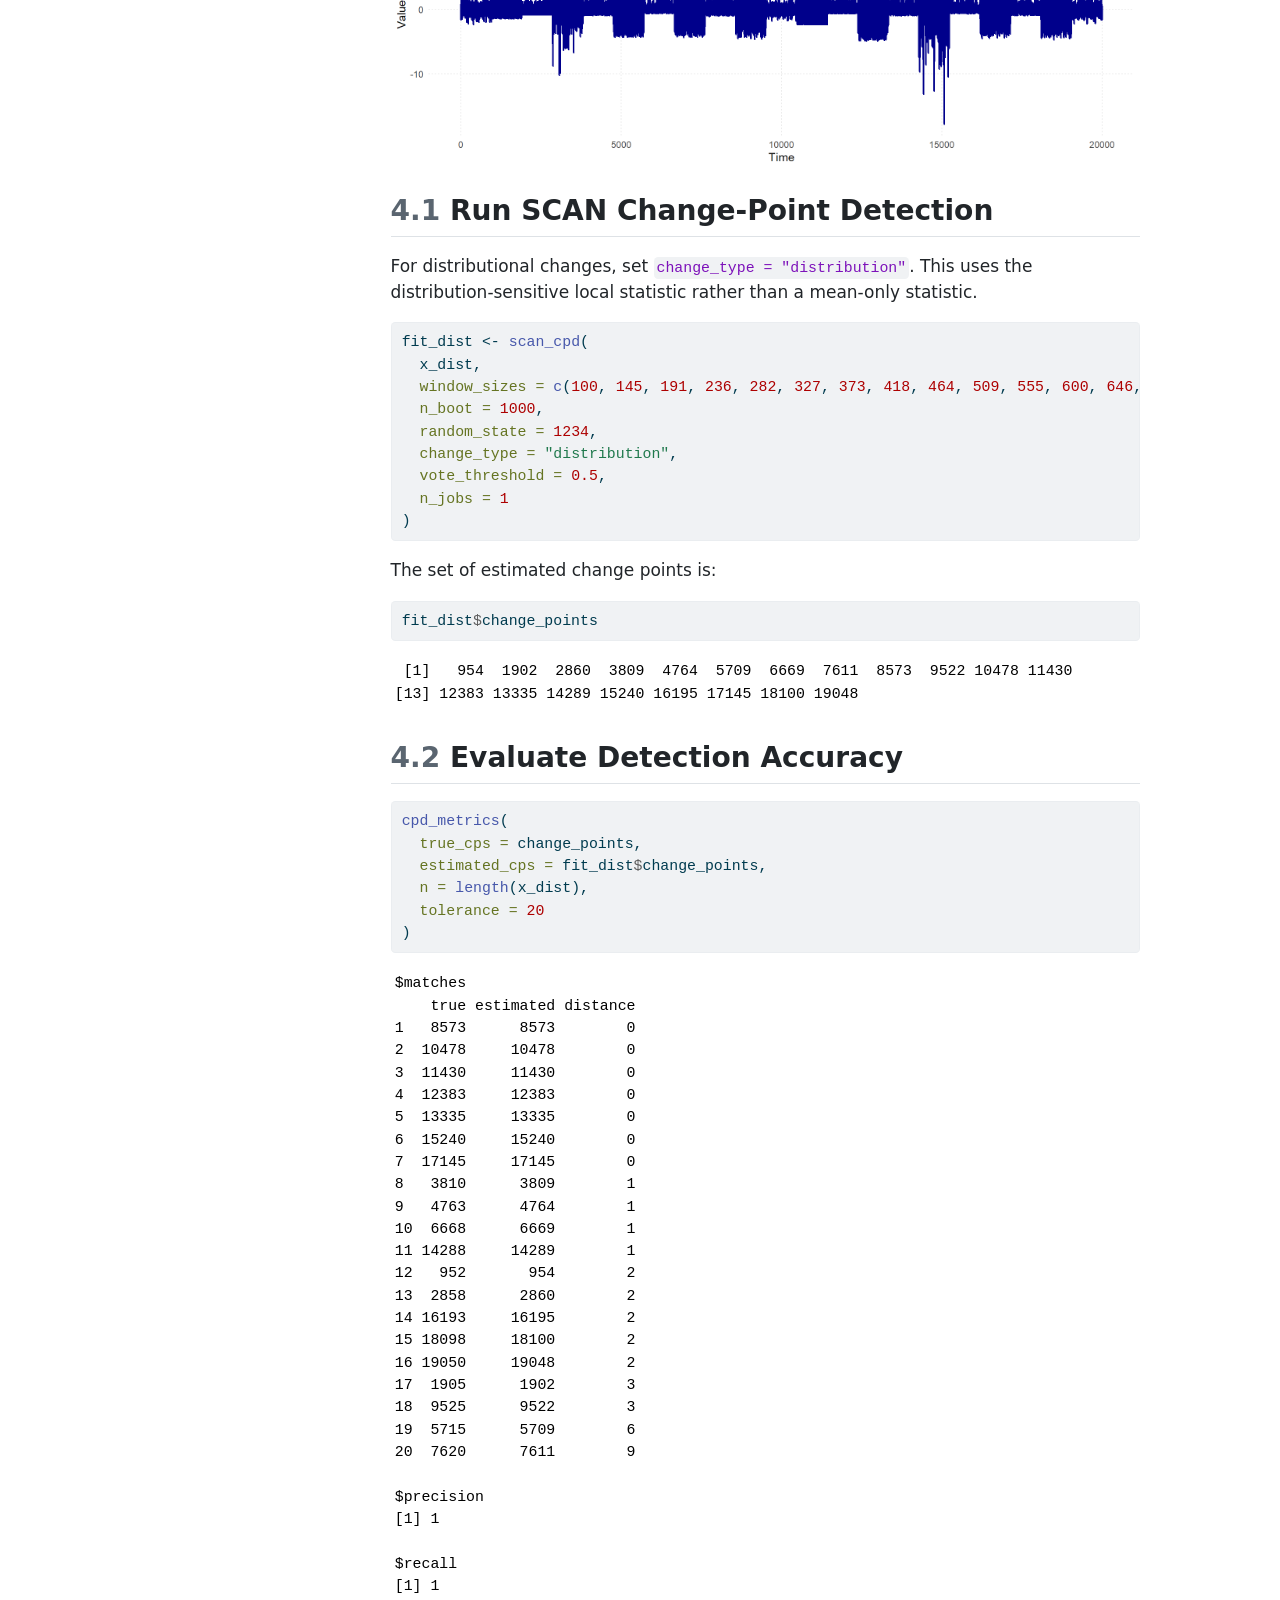
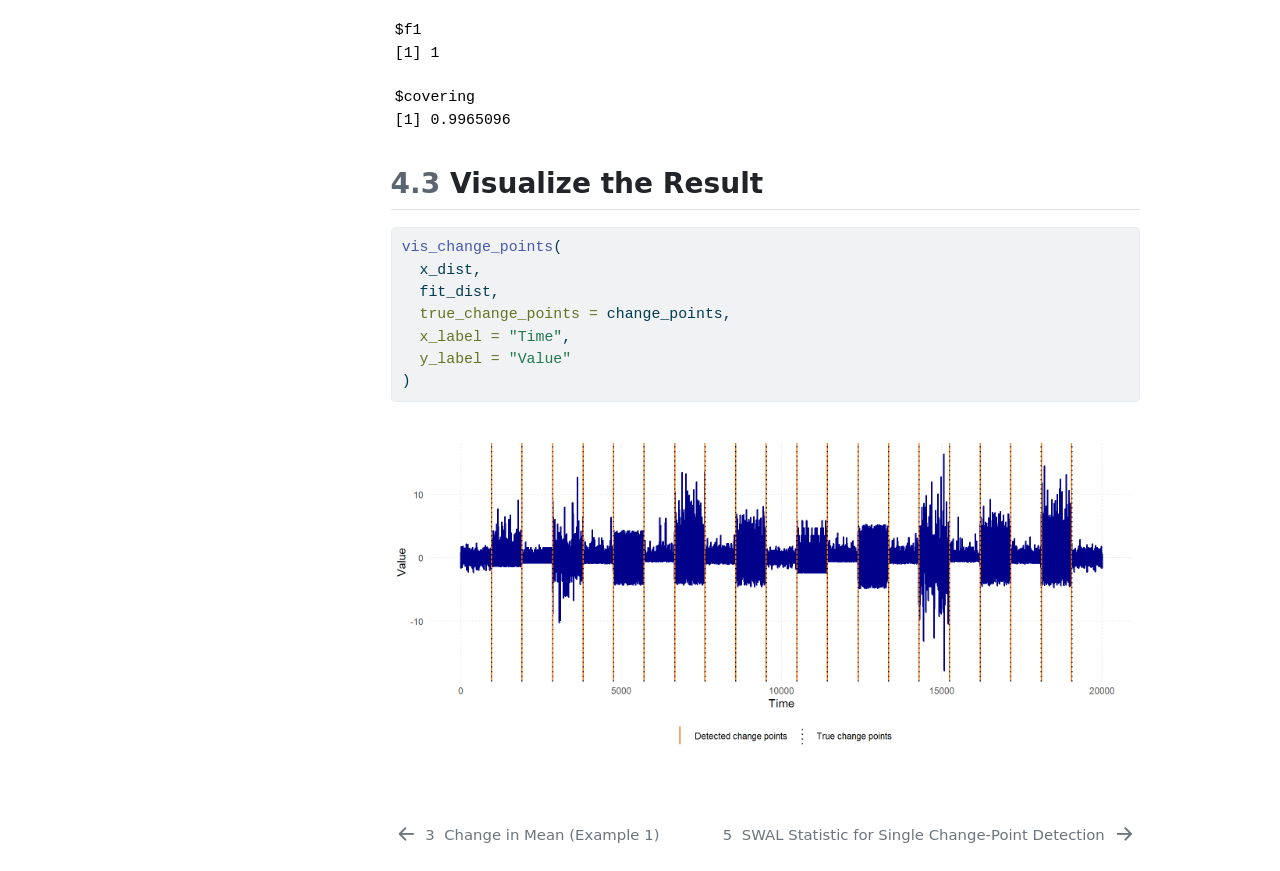
<file: _book/change-in-distribution.html>
<!DOCTYPE html>
<html xmlns="http://www.w3.org/1999/xhtml" lang="en" xml:lang="en"><head>

<meta charset="utf-8">
<meta name="generator" content="quarto-1.9.38">

<meta name="viewport" content="width=device-width, initial-scale=1.0, user-scalable=yes">


<title>4&nbsp; Change in Distribution (Example 2) – Getting Started with Scanr</title>
<style>
/* Default styles provided by pandoc.
** See https://pandoc.org/MANUAL.html#variables-for-html for config info.
*/
code{white-space: pre-wrap;}
span.smallcaps{font-variant: small-caps;}
div.columns{display: flex; gap: min(4vw, 1.5em);}
div.column{flex: auto; overflow-x: auto;}
div.hanging-indent{margin-left: 1.5em; text-indent: -1.5em;}
ul.task-list{list-style: none;}
ul.task-list li input[type="checkbox"] {
  width: 0.8em;
  margin: 0 0.8em 0.2em -1em; /* quarto-specific, see https://github.com/quarto-dev/quarto-cli/issues/4556 */ 
  vertical-align: middle;
}
/* CSS for syntax highlighting */
html { -webkit-text-size-adjust: 100%; }
pre > code.sourceCode { white-space: pre; position: relative; }
pre > code.sourceCode > span { display: inline-block; line-height: 1.25; }
pre > code.sourceCode > span:empty { height: 1.2em; }
.sourceCode { overflow: visible; }
code.sourceCode > span { color: inherit; text-decoration: inherit; }
div.sourceCode { margin: 1em 0; }
pre.sourceCode { margin: 0; }
@media screen {
div.sourceCode { overflow: auto; }
}
@media print {
pre > code.sourceCode { white-space: pre-wrap; }
pre > code.sourceCode > span { text-indent: -5em; padding-left: 5em; }
}
pre.numberSource code
  { counter-reset: source-line 0; }
pre.numberSource code > span
  { position: relative; left: -4em; counter-increment: source-line; }
pre.numberSource code > span > a:first-child::before
  { content: counter(source-line);
    position: relative; left: -1em; text-align: right; vertical-align: baseline;
    border: none; display: inline-block;
    -webkit-touch-callout: none; -webkit-user-select: none;
    -khtml-user-select: none; -moz-user-select: none;
    -ms-user-select: none; user-select: none;
    padding: 0 4px; width: 4em;
  }
pre.numberSource { margin-left: 3em;  padding-left: 4px; }
div.sourceCode
  {   }
@media screen {
pre > code.sourceCode > span > a:first-child::before { text-decoration: underline; }
}
</style>


<script src="site_libs/quarto-nav/quarto-nav.js"></script>
<script src="site_libs/quarto-nav/headroom.min.js"></script>
<script src="site_libs/clipboard/clipboard.min.js"></script>
<script src="site_libs/quarto-search/autocomplete.umd.js"></script>
<script src="site_libs/quarto-search/fuse.min.js"></script>
<script src="site_libs/quarto-search/quarto-search.js"></script>
<meta name="quarto:offset" content="./">
<link href="./swal-statistic.html" rel="next">
<link href="./change-in-mean.html" rel="prev">
<script src="site_libs/quarto-html/quarto.js" type="module"></script>
<script src="site_libs/quarto-html/tabsets/tabsets.js" type="module"></script>
<script src="site_libs/quarto-html/popper.min.js"></script>
<script src="site_libs/quarto-html/tippy.umd.min.js"></script>
<script src="site_libs/quarto-html/anchor.min.js"></script>
<link href="site_libs/quarto-html/tippy.css" rel="stylesheet">
<link href="site_libs/quarto-html/quarto-syntax-highlighting-15634bcf2e68342d4ad2dfa704d543f6.css" rel="stylesheet" id="quarto-text-highlighting-styles">
<script src="site_libs/bootstrap/bootstrap.min.js"></script>
<link href="site_libs/bootstrap/bootstrap-icons.css" rel="stylesheet">
<link href="site_libs/bootstrap/bootstrap-12eeb4b20e9f5a2b0bfc604bfaf942bb.min.css" rel="stylesheet" append-hash="true" id="quarto-bootstrap" data-mode="light">
<script id="quarto-search-options" type="application/json">{
  "location": "sidebar",
  "copy-button": false,
  "collapse-after": 3,
  "panel-placement": "start",
  "type": "textbox",
  "limit": 50,
  "keyboard-shortcut": [
    "f",
    "/",
    "s"
  ],
  "show-item-context": false,
  "language": {
    "search-no-results-text": "No results",
    "search-matching-documents-text": "matching documents",
    "search-copy-link-title": "Copy link to search",
    "search-hide-matches-text": "Hide additional matches",
    "search-more-match-text": "more match in this document",
    "search-more-matches-text": "more matches in this document",
    "search-clear-button-title": "Clear",
    "search-text-placeholder": "",
    "search-detached-cancel-button-title": "Cancel",
    "search-submit-button-title": "Submit",
    "search-label": "Search"
  }
}</script>


</head>

<body class="nav-sidebar floating fullcontent quarto-light">

<div id="quarto-search-results"></div>
  <header id="quarto-header" class="headroom fixed-top">
  <nav class="quarto-secondary-nav">
    <div class="container-fluid d-flex">
      <button type="button" class="quarto-btn-toggle btn" data-bs-toggle="collapse" role="button" data-bs-target=".quarto-sidebar-collapse-item" aria-controls="quarto-sidebar" aria-expanded="false" aria-label="Toggle sidebar navigation" onclick="if (window.quartoToggleHeadroom) { window.quartoToggleHeadroom(); }">
        <i class="bi bi-layout-text-sidebar-reverse"></i>
      </button>
        <nav class="quarto-page-breadcrumbs" aria-label="breadcrumb"><ol class="breadcrumb"><li class="breadcrumb-item"><a href="./change-in-distribution.html"><span class="chapter-number">4</span>&nbsp; <span class="chapter-title">Change in Distribution (Example 2)</span></a></li></ol></nav>
        <a class="flex-grow-1" role="navigation" data-bs-toggle="collapse" data-bs-target=".quarto-sidebar-collapse-item" aria-controls="quarto-sidebar" aria-expanded="false" aria-label="Toggle sidebar navigation" onclick="if (window.quartoToggleHeadroom) { window.quartoToggleHeadroom(); }">      
        </a>
      <button type="button" class="btn quarto-search-button" aria-label="Search" onclick="window.quartoOpenSearch();">
        <i class="bi bi-search"></i>
      </button>
    </div>
  </nav>
</header>
<!-- content -->
<div id="quarto-content" class="quarto-container page-columns page-rows-contents page-layout-article">
<!-- sidebar -->
  <nav id="quarto-sidebar" class="sidebar collapse collapse-horizontal quarto-sidebar-collapse-item sidebar-navigation floating overflow-auto">
    <div class="pt-lg-2 mt-2 text-left sidebar-header">
    <div class="sidebar-title mb-0 py-0">
      <a href="./">Getting Started with Scanr</a> 
    </div>
      </div>
        <div class="mt-2 flex-shrink-0 align-items-center">
        <div class="sidebar-search">
        <div id="quarto-search" class="" title="Search"></div>
        </div>
        </div>
    <div class="sidebar-menu-container"> 
    <ul class="list-unstyled mt-1">
        <li class="sidebar-item">
  <div class="sidebar-item-container"> 
  <a href="./index.html" class="sidebar-item-text sidebar-link">
 <span class="menu-text"><span class="chapter-number">1</span>&nbsp; <span class="chapter-title">Overview</span></span></a>
  </div>
</li>
        <li class="sidebar-item">
  <div class="sidebar-item-container"> 
  <a href="./installation.html" class="sidebar-item-text sidebar-link">
 <span class="menu-text"><span class="chapter-number">2</span>&nbsp; <span class="chapter-title">Installation</span></span></a>
  </div>
</li>
        <li class="sidebar-item">
  <div class="sidebar-item-container"> 
  <a href="./change-in-mean.html" class="sidebar-item-text sidebar-link">
 <span class="menu-text"><span class="chapter-number">3</span>&nbsp; <span class="chapter-title">Change in Mean (Example 1)</span></span></a>
  </div>
</li>
        <li class="sidebar-item">
  <div class="sidebar-item-container"> 
  <a href="./change-in-distribution.html" class="sidebar-item-text sidebar-link active">
 <span class="menu-text"><span class="chapter-number">4</span>&nbsp; <span class="chapter-title">Change in Distribution (Example 2)</span></span></a>
  </div>
</li>
        <li class="sidebar-item">
  <div class="sidebar-item-container"> 
  <a href="./swal-statistic.html" class="sidebar-item-text sidebar-link">
 <span class="menu-text"><span class="chapter-number">5</span>&nbsp; <span class="chapter-title">SWAL Statistic for Single Change-Point Detection</span></span></a>
  </div>
</li>
        <li class="sidebar-item">
  <div class="sidebar-item-container"> 
  <a href="./session-information.html" class="sidebar-item-text sidebar-link">
 <span class="menu-text"><span class="chapter-number">6</span>&nbsp; <span class="chapter-title">Session Information</span></span></a>
  </div>
</li>
    </ul>
    </div>
</nav>
<div id="quarto-sidebar-glass" class="quarto-sidebar-collapse-item" data-bs-toggle="collapse" data-bs-target=".quarto-sidebar-collapse-item"></div>
<!-- margin-sidebar -->
    
<!-- main -->
<main class="content" id="quarto-document-content">

<header id="title-block-header" class="quarto-title-block default">
<div class="quarto-title">
<h1 class="title"><span class="chapter-number">4</span>&nbsp; <span class="chapter-title">Change in Distribution (Example 2)</span></h1>
</div>



<div class="quarto-title-meta">

    
  
    
  </div>
  


</header>


<p>This example uses segments from different distribution families, including normal, exponential, Poisson, gamma, uniform, Student’s t, lognormal, beta, Weibull, and chi-square distributions. Each segment is standardized before being rescaled, so the signal is not only a simple shift in the mean. This creates a more challenging distributional change-point problem.</p>
<div class="cell">
<div class="code-copy-outer-scaffold"><div class="sourceCode cell-code" id="cb1"><pre class="sourceCode r code-with-copy"><code class="sourceCode r"><span id="cb1-1"><a href="#cb1-1" aria-hidden="true" tabindex="-1"></a><span class="fu">set.seed</span>(<span class="dv">1234</span>)</span>
<span id="cb1-2"><a href="#cb1-2" aria-hidden="true" tabindex="-1"></a></span>
<span id="cb1-3"><a href="#cb1-3" aria-hidden="true" tabindex="-1"></a>n <span class="ot">&lt;-</span> <span class="dv">20000</span></span>
<span id="cb1-4"><a href="#cb1-4" aria-hidden="true" tabindex="-1"></a></span>
<span id="cb1-5"><a href="#cb1-5" aria-hidden="true" tabindex="-1"></a>change_points <span class="ot">&lt;-</span> <span class="fu">c</span>(</span>
<span id="cb1-6"><a href="#cb1-6" aria-hidden="true" tabindex="-1"></a>  <span class="dv">952</span>, <span class="dv">1905</span>, <span class="dv">2858</span>, <span class="dv">3810</span>, <span class="dv">4763</span>, <span class="dv">5715</span>, <span class="dv">6668</span>, <span class="dv">7620</span>, <span class="dv">8573</span>, <span class="dv">9525</span>,</span>
<span id="cb1-7"><a href="#cb1-7" aria-hidden="true" tabindex="-1"></a>  <span class="dv">10478</span>, <span class="dv">11430</span>, <span class="dv">12383</span>, <span class="dv">13335</span>, <span class="dv">14288</span>, <span class="dv">15240</span>, <span class="dv">16193</span>, <span class="dv">17145</span>, <span class="dv">18098</span>,</span>
<span id="cb1-8"><a href="#cb1-8" aria-hidden="true" tabindex="-1"></a>  <span class="dv">19050</span></span>
<span id="cb1-9"><a href="#cb1-9" aria-hidden="true" tabindex="-1"></a>)</span>
<span id="cb1-10"><a href="#cb1-10" aria-hidden="true" tabindex="-1"></a></span>
<span id="cb1-11"><a href="#cb1-11" aria-hidden="true" tabindex="-1"></a>segment_starts <span class="ot">&lt;-</span> <span class="fu">c</span>(<span class="dv">1</span>, change_points <span class="sc">+</span> <span class="dv">1</span>)</span>
<span id="cb1-12"><a href="#cb1-12" aria-hidden="true" tabindex="-1"></a>segment_ends <span class="ot">&lt;-</span> <span class="fu">c</span>(change_points, n)</span>
<span id="cb1-13"><a href="#cb1-13" aria-hidden="true" tabindex="-1"></a></span>
<span id="cb1-14"><a href="#cb1-14" aria-hidden="true" tabindex="-1"></a>families <span class="ot">&lt;-</span> <span class="fu">c</span>(</span>
<span id="cb1-15"><a href="#cb1-15" aria-hidden="true" tabindex="-1"></a>  <span class="st">"normal"</span>, <span class="st">"exponential"</span>, <span class="st">"poisson"</span>, <span class="st">"t"</span>, <span class="st">"gamma"</span>, <span class="st">"uniform"</span>, <span class="st">"lognormal"</span>,</span>
<span id="cb1-16"><a href="#cb1-16" aria-hidden="true" tabindex="-1"></a>  <span class="st">"weibull"</span>, <span class="st">"chisq"</span>, <span class="st">"beta"</span>, <span class="st">"normal"</span>, <span class="st">"poisson"</span>, <span class="st">"exponential"</span>, <span class="st">"uniform"</span>,</span>
<span id="cb1-17"><a href="#cb1-17" aria-hidden="true" tabindex="-1"></a>  <span class="st">"gamma"</span>, <span class="st">"t"</span>, <span class="st">"lognormal"</span>, <span class="st">"beta"</span>, <span class="st">"weibull"</span>, <span class="st">"chisq"</span>, <span class="st">"normal"</span></span>
<span id="cb1-18"><a href="#cb1-18" aria-hidden="true" tabindex="-1"></a>)</span>
<span id="cb1-19"><a href="#cb1-19" aria-hidden="true" tabindex="-1"></a></span>
<span id="cb1-20"><a href="#cb1-20" aria-hidden="true" tabindex="-1"></a>scale_factors <span class="ot">&lt;-</span> <span class="fu">c</span>(</span>
<span id="cb1-21"><a href="#cb1-21" aria-hidden="true" tabindex="-1"></a>  <span class="fl">0.7</span>, <span class="fl">1.4</span>, <span class="fl">0.6</span>, <span class="fl">1.8</span>, <span class="fl">0.75</span>, <span class="fl">2.5</span>, <span class="fl">0.65</span>, <span class="fl">3.0</span>, <span class="fl">0.7</span>, <span class="fl">2.6</span>, <span class="fl">0.6</span>,</span>
<span id="cb1-22"><a href="#cb1-22" aria-hidden="true" tabindex="-1"></a>  <span class="fl">1.7</span>, <span class="fl">0.65</span>, <span class="fl">2.9</span>, <span class="fl">0.7</span>, <span class="fl">2.8</span>, <span class="fl">0.6</span>, <span class="fl">2.6</span>, <span class="fl">0.65</span>, <span class="fl">3.0</span>, <span class="fl">0.7</span></span>
<span id="cb1-23"><a href="#cb1-23" aria-hidden="true" tabindex="-1"></a>)</span>
<span id="cb1-24"><a href="#cb1-24" aria-hidden="true" tabindex="-1"></a></span>
<span id="cb1-25"><a href="#cb1-25" aria-hidden="true" tabindex="-1"></a>simulate_base <span class="ot">&lt;-</span> <span class="cf">function</span>(m, family) {</span>
<span id="cb1-26"><a href="#cb1-26" aria-hidden="true" tabindex="-1"></a>  z <span class="ot">&lt;-</span> <span class="cf">switch</span>(</span>
<span id="cb1-27"><a href="#cb1-27" aria-hidden="true" tabindex="-1"></a>    family,</span>
<span id="cb1-28"><a href="#cb1-28" aria-hidden="true" tabindex="-1"></a>    <span class="at">normal =</span> <span class="fu">rnorm</span>(m, <span class="at">mean =</span> <span class="dv">0</span>, <span class="at">sd =</span> <span class="dv">1</span>),</span>
<span id="cb1-29"><a href="#cb1-29" aria-hidden="true" tabindex="-1"></a>    <span class="at">exponential =</span> <span class="fu">rexp</span>(m, <span class="at">rate =</span> <span class="dv">1</span>),</span>
<span id="cb1-30"><a href="#cb1-30" aria-hidden="true" tabindex="-1"></a>    <span class="at">poisson =</span> <span class="fu">rpois</span>(m, <span class="at">lambda =</span> <span class="dv">2</span>),</span>
<span id="cb1-31"><a href="#cb1-31" aria-hidden="true" tabindex="-1"></a>    <span class="at">gamma =</span> <span class="fu">rgamma</span>(m, <span class="at">shape =</span> <span class="dv">2</span>, <span class="at">rate =</span> <span class="dv">1</span>),</span>
<span id="cb1-32"><a href="#cb1-32" aria-hidden="true" tabindex="-1"></a>    <span class="at">uniform =</span> <span class="fu">runif</span>(m, <span class="at">min =</span> <span class="sc">-</span><span class="fu">sqrt</span>(<span class="dv">3</span>), <span class="at">max =</span> <span class="fu">sqrt</span>(<span class="dv">3</span>)),</span>
<span id="cb1-33"><a href="#cb1-33" aria-hidden="true" tabindex="-1"></a>    <span class="at">t =</span> <span class="fu">rt</span>(m, <span class="at">df =</span> <span class="dv">3</span>),</span>
<span id="cb1-34"><a href="#cb1-34" aria-hidden="true" tabindex="-1"></a>    <span class="at">lognormal =</span> <span class="fu">rlnorm</span>(m, <span class="at">meanlog =</span> <span class="dv">0</span>, <span class="at">sdlog =</span> <span class="fl">0.7</span>),</span>
<span id="cb1-35"><a href="#cb1-35" aria-hidden="true" tabindex="-1"></a>    <span class="at">beta =</span> <span class="fu">rbeta</span>(m, <span class="at">shape1 =</span> <span class="dv">2</span>, <span class="at">shape2 =</span> <span class="dv">5</span>),</span>
<span id="cb1-36"><a href="#cb1-36" aria-hidden="true" tabindex="-1"></a>    <span class="at">weibull =</span> <span class="fu">rweibull</span>(m, <span class="at">shape =</span> <span class="fl">1.5</span>, <span class="at">scale =</span> <span class="dv">1</span>),</span>
<span id="cb1-37"><a href="#cb1-37" aria-hidden="true" tabindex="-1"></a>    <span class="at">chisq =</span> <span class="fu">rchisq</span>(m, <span class="at">df =</span> <span class="dv">5</span>)</span>
<span id="cb1-38"><a href="#cb1-38" aria-hidden="true" tabindex="-1"></a>  )</span>
<span id="cb1-39"><a href="#cb1-39" aria-hidden="true" tabindex="-1"></a>  <span class="fu">as.numeric</span>((z <span class="sc">-</span> <span class="fu">mean</span>(z)) <span class="sc">/</span> <span class="fu">sd</span>(z))</span>
<span id="cb1-40"><a href="#cb1-40" aria-hidden="true" tabindex="-1"></a>}</span>
<span id="cb1-41"><a href="#cb1-41" aria-hidden="true" tabindex="-1"></a></span>
<span id="cb1-42"><a href="#cb1-42" aria-hidden="true" tabindex="-1"></a>x_dist <span class="ot">&lt;-</span> <span class="fu">numeric</span>(n)</span>
<span id="cb1-43"><a href="#cb1-43" aria-hidden="true" tabindex="-1"></a></span>
<span id="cb1-44"><a href="#cb1-44" aria-hidden="true" tabindex="-1"></a><span class="cf">for</span> (j <span class="cf">in</span> <span class="fu">seq_along</span>(families)) {</span>
<span id="cb1-45"><a href="#cb1-45" aria-hidden="true" tabindex="-1"></a>  segment_index <span class="ot">&lt;-</span> segment_starts[j]<span class="sc">:</span>segment_ends[j]</span>
<span id="cb1-46"><a href="#cb1-46" aria-hidden="true" tabindex="-1"></a>  x_dist[segment_index] <span class="ot">&lt;-</span> scale_factors[j] <span class="sc">*</span> <span class="fu">simulate_base</span>(<span class="fu">length</span>(segment_index), families[j])</span>
<span id="cb1-47"><a href="#cb1-47" aria-hidden="true" tabindex="-1"></a>}</span>
<span id="cb1-48"><a href="#cb1-48" aria-hidden="true" tabindex="-1"></a></span>
<span id="cb1-49"><a href="#cb1-49" aria-hidden="true" tabindex="-1"></a>change_points</span></code></pre></div><button title="Copy to Clipboard" class="code-copy-button"><i class="bi"></i></button></div>
<div class="cell-output cell-output-stdout">
<pre><code> [1]   952  1905  2858  3810  4763  5715  6668  7620  8573  9525 10478 11430
[13] 12383 13335 14288 15240 16193 17145 18098 19050</code></pre>
</div>
</div>
<p>The simulated series contains changes in distributional shape and scale.</p>
<div class="cell">
<div class="cell-output-display">
<div>
<figure class="figure">
<p><img src="change-in-distribution_files/figure-html/unnamed-chunk-2-1.png" class="img-fluid figure-img" width="960"></p>
</figure>
</div>
</div>
</div>
<section id="run-scan-change-point-detection" class="level2" data-number="4.1">
<h2 data-number="4.1" class="anchored" data-anchor-id="run-scan-change-point-detection"><span class="header-section-number">4.1</span> Run SCAN Change-Point Detection</h2>
<p>For distributional changes, set <code>change_type = "distribution"</code>. This uses the distribution-sensitive local statistic rather than a mean-only statistic.</p>
<div class="cell">
<div class="code-copy-outer-scaffold"><div class="sourceCode cell-code" id="cb3"><pre class="sourceCode r code-with-copy"><code class="sourceCode r"><span id="cb3-1"><a href="#cb3-1" aria-hidden="true" tabindex="-1"></a>fit_dist <span class="ot">&lt;-</span> <span class="fu">scan_cpd</span>(</span>
<span id="cb3-2"><a href="#cb3-2" aria-hidden="true" tabindex="-1"></a>  x_dist,</span>
<span id="cb3-3"><a href="#cb3-3" aria-hidden="true" tabindex="-1"></a>  <span class="at">window_sizes =</span> <span class="fu">c</span>(<span class="dv">100</span>, <span class="dv">145</span>, <span class="dv">191</span>, <span class="dv">236</span>, <span class="dv">282</span>, <span class="dv">327</span>, <span class="dv">373</span>, <span class="dv">418</span>, <span class="dv">464</span>, <span class="dv">509</span>, <span class="dv">555</span>, <span class="dv">600</span>, <span class="dv">646</span>, <span class="dv">691</span>, <span class="dv">737</span>),</span>
<span id="cb3-4"><a href="#cb3-4" aria-hidden="true" tabindex="-1"></a>  <span class="at">n_boot =</span> <span class="dv">1000</span>,</span>
<span id="cb3-5"><a href="#cb3-5" aria-hidden="true" tabindex="-1"></a>  <span class="at">random_state =</span> <span class="dv">1234</span>,</span>
<span id="cb3-6"><a href="#cb3-6" aria-hidden="true" tabindex="-1"></a>  <span class="at">change_type =</span> <span class="st">"distribution"</span>,</span>
<span id="cb3-7"><a href="#cb3-7" aria-hidden="true" tabindex="-1"></a>  <span class="at">vote_threshold =</span> <span class="fl">0.5</span>,</span>
<span id="cb3-8"><a href="#cb3-8" aria-hidden="true" tabindex="-1"></a>  <span class="at">n_jobs =</span> <span class="dv">1</span></span>
<span id="cb3-9"><a href="#cb3-9" aria-hidden="true" tabindex="-1"></a>)</span></code></pre></div><button title="Copy to Clipboard" class="code-copy-button"><i class="bi"></i></button></div>
</div>
<p>The set of estimated change points is:</p>
<div class="cell">
<div class="code-copy-outer-scaffold"><div class="sourceCode cell-code" id="cb4"><pre class="sourceCode r code-with-copy"><code class="sourceCode r"><span id="cb4-1"><a href="#cb4-1" aria-hidden="true" tabindex="-1"></a>fit_dist<span class="sc">$</span>change_points</span></code></pre></div><button title="Copy to Clipboard" class="code-copy-button"><i class="bi"></i></button></div>
<div class="cell-output cell-output-stdout">
<pre><code> [1]   954  1902  2860  3809  4764  5709  6669  7611  8573  9522 10478 11430
[13] 12383 13335 14289 15240 16195 17145 18100 19048</code></pre>
</div>
</div>
</section>
<section id="evaluate-detection-accuracy" class="level2" data-number="4.2">
<h2 data-number="4.2" class="anchored" data-anchor-id="evaluate-detection-accuracy"><span class="header-section-number">4.2</span> Evaluate Detection Accuracy</h2>
<div class="cell">
<div class="code-copy-outer-scaffold"><div class="sourceCode cell-code" id="cb6"><pre class="sourceCode r code-with-copy"><code class="sourceCode r"><span id="cb6-1"><a href="#cb6-1" aria-hidden="true" tabindex="-1"></a><span class="fu">cpd_metrics</span>(</span>
<span id="cb6-2"><a href="#cb6-2" aria-hidden="true" tabindex="-1"></a>  <span class="at">true_cps =</span> change_points,</span>
<span id="cb6-3"><a href="#cb6-3" aria-hidden="true" tabindex="-1"></a>  <span class="at">estimated_cps =</span> fit_dist<span class="sc">$</span>change_points,</span>
<span id="cb6-4"><a href="#cb6-4" aria-hidden="true" tabindex="-1"></a>  <span class="at">n =</span> <span class="fu">length</span>(x_dist),</span>
<span id="cb6-5"><a href="#cb6-5" aria-hidden="true" tabindex="-1"></a>  <span class="at">tolerance =</span> <span class="dv">20</span></span>
<span id="cb6-6"><a href="#cb6-6" aria-hidden="true" tabindex="-1"></a>)</span></code></pre></div><button title="Copy to Clipboard" class="code-copy-button"><i class="bi"></i></button></div>
<div class="cell-output cell-output-stdout">
<pre><code>$matches
    true estimated distance
1   8573      8573        0
2  10478     10478        0
3  11430     11430        0
4  12383     12383        0
5  13335     13335        0
6  15240     15240        0
7  17145     17145        0
8   3810      3809        1
9   4763      4764        1
10  6668      6669        1
11 14288     14289        1
12   952       954        2
13  2858      2860        2
14 16193     16195        2
15 18098     18100        2
16 19050     19048        2
17  1905      1902        3
18  9525      9522        3
19  5715      5709        6
20  7620      7611        9

$precision
[1] 1

$recall
[1] 1

$f1
[1] 1

$covering
[1] 0.9965096</code></pre>
</div>
</div>
</section>
<section id="visualize-the-result" class="level2" data-number="4.3">
<h2 data-number="4.3" class="anchored" data-anchor-id="visualize-the-result"><span class="header-section-number">4.3</span> Visualize the Result</h2>
<div class="cell">
<div class="code-copy-outer-scaffold"><div class="sourceCode cell-code" id="cb8"><pre class="sourceCode r code-with-copy"><code class="sourceCode r"><span id="cb8-1"><a href="#cb8-1" aria-hidden="true" tabindex="-1"></a><span class="fu">vis_change_points</span>(</span>
<span id="cb8-2"><a href="#cb8-2" aria-hidden="true" tabindex="-1"></a>  x_dist,</span>
<span id="cb8-3"><a href="#cb8-3" aria-hidden="true" tabindex="-1"></a>  fit_dist,</span>
<span id="cb8-4"><a href="#cb8-4" aria-hidden="true" tabindex="-1"></a>  <span class="at">true_change_points =</span> change_points,</span>
<span id="cb8-5"><a href="#cb8-5" aria-hidden="true" tabindex="-1"></a>  <span class="at">x_label =</span> <span class="st">"Time"</span>,</span>
<span id="cb8-6"><a href="#cb8-6" aria-hidden="true" tabindex="-1"></a>  <span class="at">y_label =</span> <span class="st">"Value"</span></span>
<span id="cb8-7"><a href="#cb8-7" aria-hidden="true" tabindex="-1"></a>)</span></code></pre></div><button title="Copy to Clipboard" class="code-copy-button"><i class="bi"></i></button></div>
<div class="cell-output-display">
<div>
<figure class="figure">
<p><img src="change-in-distribution_files/figure-html/unnamed-chunk-6-1.png" class="img-fluid figure-img" width="960"></p>
</figure>
</div>
</div>
</div>


</section>

</main> <!-- /main -->
<script id="quarto-html-after-body" type="application/javascript">
  window.document.addEventListener("DOMContentLoaded", function (event) {
    const icon = "";
    const anchorJS = new window.AnchorJS();
    anchorJS.options = {
      placement: 'right',
      icon: icon
    };
    anchorJS.add('.anchored');
    const isCodeAnnotation = (el) => {
      for (const clz of el.classList) {
        if (clz.startsWith('code-annotation-')) {                     
          return true;
        }
      }
      return false;
    }
    const onCopySuccess = function(e) {
      // button target
      const button = e.trigger;
      // don't keep focus
      button.blur();
      // flash "checked"
      button.classList.add('code-copy-button-checked');
      var currentTitle = button.getAttribute("title");
      button.setAttribute("title", "Copied!");
      let tooltip;
      if (window.bootstrap) {
        button.setAttribute("data-bs-toggle", "tooltip");
        button.setAttribute("data-bs-placement", "left");
        button.setAttribute("data-bs-title", "Copied!");
        tooltip = new bootstrap.Tooltip(button, 
          { trigger: "manual", 
            customClass: "code-copy-button-tooltip",
            offset: [0, -8]});
        tooltip.show();    
      }
      setTimeout(function() {
        if (tooltip) {
          tooltip.hide();
          button.removeAttribute("data-bs-title");
          button.removeAttribute("data-bs-toggle");
          button.removeAttribute("data-bs-placement");
        }
        button.setAttribute("title", currentTitle);
        button.classList.remove('code-copy-button-checked');
      }, 1000);
      // clear code selection
      e.clearSelection();
    }
    const getTextToCopy = function(trigger) {
      const outerScaffold = trigger.parentElement.cloneNode(true);
      const codeEl = outerScaffold.querySelector('code');
      for (const childEl of codeEl.children) {
        if (isCodeAnnotation(childEl)) {
          childEl.remove();
        }
      }
      return codeEl.innerText;
    }
    const clipboard = new window.ClipboardJS('.code-copy-button:not([data-in-quarto-modal])', {
      text: getTextToCopy
    });
    clipboard.on('success', onCopySuccess);
    if (window.document.getElementById('quarto-embedded-source-code-modal')) {
      const clipboardModal = new window.ClipboardJS('.code-copy-button[data-in-quarto-modal]', {
        text: getTextToCopy,
        container: window.document.getElementById('quarto-embedded-source-code-modal')
      });
      clipboardModal.on('success', onCopySuccess);
    }
      var localhostRegex = new RegExp(/^(?:http|https):\/\/localhost\:?[0-9]*\//);
      var mailtoRegex = new RegExp(/^mailto:/);
        var filterRegex = new RegExp('/' + window.location.host + '/');
      var isInternal = (href) => {
          return filterRegex.test(href) || localhostRegex.test(href) || mailtoRegex.test(href);
      }
      // Inspect non-navigation links and adorn them if external
     var links = window.document.querySelectorAll('a[href]:not(.nav-link):not(.navbar-brand):not(.toc-action):not(.sidebar-link):not(.sidebar-item-toggle):not(.pagination-link):not(.no-external):not([aria-hidden]):not(.dropdown-item):not(.quarto-navigation-tool):not(.about-link)');
      for (var i=0; i<links.length; i++) {
        const link = links[i];
        if (!isInternal(link.href)) {
          // undo the damage that might have been done by quarto-nav.js in the case of
          // links that we want to consider external
          if (link.dataset.originalHref !== undefined) {
            link.href = link.dataset.originalHref;
          }
        }
      }
    function tippyHover(el, contentFn, onTriggerFn, onUntriggerFn) {
      const config = {
        allowHTML: true,
        maxWidth: 500,
        delay: 100,
        arrow: false,
        appendTo: function(el) {
            return el.parentElement;
        },
        interactive: true,
        interactiveBorder: 10,
        theme: 'quarto',
        placement: 'bottom-start',
      };
      if (contentFn) {
        config.content = contentFn;
      }
      if (onTriggerFn) {
        config.onTrigger = onTriggerFn;
      }
      if (onUntriggerFn) {
        config.onUntrigger = onUntriggerFn;
      }
      window.tippy(el, config); 
    }
    const noterefs = window.document.querySelectorAll('a[role="doc-noteref"]');
    for (var i=0; i<noterefs.length; i++) {
      const ref = noterefs[i];
      tippyHover(ref, function() {
        // use id or data attribute instead here
        let href = ref.getAttribute('data-footnote-href') || ref.getAttribute('href');
        try { href = new URL(href).hash; } catch {}
        const id = href.replace(/^#\/?/, "");
        const note = window.document.getElementById(id);
        if (note) {
          return note.innerHTML;
        } else {
          return "";
        }
      });
    }
    const xrefs = window.document.querySelectorAll('a.quarto-xref');
    const processXRef = (id, note) => {
      // Strip column container classes
      const stripColumnClz = (el) => {
        el.classList.remove("page-full", "page-columns");
        if (el.children) {
          for (const child of el.children) {
            stripColumnClz(child);
          }
        }
      }
      stripColumnClz(note)
      if (id === null || id.startsWith('sec-')) {
        // Special case sections, only their first couple elements
        const container = document.createElement("div");
        if (note.children && note.children.length > 2) {
          container.appendChild(note.children[0].cloneNode(true));
          for (let i = 1; i < note.children.length; i++) {
            const child = note.children[i];
            if (child.tagName === "P" && child.innerText === "") {
              continue;
            } else {
              container.appendChild(child.cloneNode(true));
              break;
            }
          }
          if (window.Quarto?.typesetMath) {
            window.Quarto.typesetMath(container);
          }
          return container.innerHTML
        } else {
          if (window.Quarto?.typesetMath) {
            window.Quarto.typesetMath(note);
          }
          return note.innerHTML;
        }
      } else {
        // Remove any anchor links if they are present
        const anchorLink = note.querySelector('a.anchorjs-link');
        if (anchorLink) {
          anchorLink.remove();
        }
        if (window.Quarto?.typesetMath) {
          window.Quarto.typesetMath(note);
        }
        if (note.classList.contains("callout")) {
          return note.outerHTML;
        } else {
          return note.innerHTML;
        }
      }
    }
    for (var i=0; i<xrefs.length; i++) {
      const xref = xrefs[i];
      tippyHover(xref, undefined, function(instance) {
        instance.disable();
        let url = xref.getAttribute('href');
        let hash = undefined; 
        if (url.startsWith('#')) {
          hash = url;
        } else {
          try { hash = new URL(url).hash; } catch {}
        }
        if (hash) {
          const id = hash.replace(/^#\/?/, "");
          const note = window.document.getElementById(id);
          if (note !== null) {
            try {
              const html = processXRef(id, note.cloneNode(true));
              instance.setContent(html);
            } finally {
              instance.enable();
              instance.show();
            }
          } else {
            // See if we can fetch this
            fetch(url.split('#')[0])
            .then(res => res.text())
            .then(html => {
              const parser = new DOMParser();
              const htmlDoc = parser.parseFromString(html, "text/html");
              const note = htmlDoc.getElementById(id);
              if (note !== null) {
                const html = processXRef(id, note);
                instance.setContent(html);
              } 
            }).finally(() => {
              instance.enable();
              instance.show();
            });
          }
        } else {
          // See if we can fetch a full url (with no hash to target)
          // This is a special case and we should probably do some content thinning / targeting
          fetch(url)
          .then(res => res.text())
          .then(html => {
            const parser = new DOMParser();
            const htmlDoc = parser.parseFromString(html, "text/html");
            const note = htmlDoc.querySelector('main.content');
            if (note !== null) {
              // This should only happen for chapter cross references
              // (since there is no id in the URL)
              // remove the first header
              if (note.children.length > 0 && note.children[0].tagName === "HEADER") {
                note.children[0].remove();
              }
              const html = processXRef(null, note);
              instance.setContent(html);
            } 
          }).finally(() => {
            instance.enable();
            instance.show();
          });
        }
      }, function(instance) {
      });
    }
        let selectedAnnoteEl;
        const selectorForAnnotation = ( cell, annotation) => {
          let cellAttr = 'data-code-cell="' + cell + '"';
          let lineAttr = 'data-code-annotation="' +  annotation + '"';
          const selector = 'span[' + cellAttr + '][' + lineAttr + ']';
          return selector;
        }
        const selectCodeLines = (annoteEl) => {
          const doc = window.document;
          const targetCell = annoteEl.getAttribute("data-target-cell");
          const targetAnnotation = annoteEl.getAttribute("data-target-annotation");
          const annoteSpan = window.document.querySelector(selectorForAnnotation(targetCell, targetAnnotation));
          const lines = annoteSpan.getAttribute("data-code-lines").split(",");
          const lineIds = lines.map((line) => {
            return targetCell + "-" + line;
          })
          let top = null;
          let height = null;
          let parent = null;
          if (lineIds.length > 0) {
              //compute the position of the single el (top and bottom and make a div)
              const el = window.document.getElementById(lineIds[0]);
              top = el.offsetTop;
              height = el.offsetHeight;
              parent = el.parentElement.parentElement;
            if (lineIds.length > 1) {
              const lastEl = window.document.getElementById(lineIds[lineIds.length - 1]);
              const bottom = lastEl.offsetTop + lastEl.offsetHeight;
              height = bottom - top;
            }
            if (top !== null && height !== null && parent !== null) {
              // cook up a div (if necessary) and position it 
              let div = window.document.getElementById("code-annotation-line-highlight");
              if (div === null) {
                div = window.document.createElement("div");
                div.setAttribute("id", "code-annotation-line-highlight");
                div.style.position = 'absolute';
                parent.appendChild(div);
              }
              div.style.top = top - 2 + "px";
              div.style.height = height + 4 + "px";
              div.style.left = 0;
              let gutterDiv = window.document.getElementById("code-annotation-line-highlight-gutter");
              if (gutterDiv === null) {
                gutterDiv = window.document.createElement("div");
                gutterDiv.setAttribute("id", "code-annotation-line-highlight-gutter");
                gutterDiv.style.position = 'absolute';
                const codeCell = window.document.getElementById(targetCell);
                const gutter = codeCell.querySelector('.code-annotation-gutter');
                gutter.appendChild(gutterDiv);
              }
              gutterDiv.style.top = top - 2 + "px";
              gutterDiv.style.height = height + 4 + "px";
            }
            selectedAnnoteEl = annoteEl;
          }
        };
        const unselectCodeLines = () => {
          const elementsIds = ["code-annotation-line-highlight", "code-annotation-line-highlight-gutter"];
          elementsIds.forEach((elId) => {
            const div = window.document.getElementById(elId);
            if (div) {
              div.remove();
            }
          });
          selectedAnnoteEl = undefined;
        };
          // Handle positioning of the toggle
      window.addEventListener(
        "resize",
        throttle(() => {
          elRect = undefined;
          if (selectedAnnoteEl) {
            selectCodeLines(selectedAnnoteEl);
          }
        }, 10)
      );
      function throttle(fn, ms) {
      let throttle = false;
      let timer;
        return (...args) => {
          if(!throttle) { // first call gets through
              fn.apply(this, args);
              throttle = true;
          } else { // all the others get throttled
              if(timer) clearTimeout(timer); // cancel #2
              timer = setTimeout(() => {
                fn.apply(this, args);
                timer = throttle = false;
              }, ms);
          }
        };
      }
        // Attach click handler to the DT
        const annoteDls = window.document.querySelectorAll('dt[data-target-cell]');
        for (const annoteDlNode of annoteDls) {
          annoteDlNode.addEventListener('click', (event) => {
            const clickedEl = event.target;
            if (clickedEl !== selectedAnnoteEl) {
              unselectCodeLines();
              const activeEl = window.document.querySelector('dt[data-target-cell].code-annotation-active');
              if (activeEl) {
                activeEl.classList.remove('code-annotation-active');
              }
              selectCodeLines(clickedEl);
              clickedEl.classList.add('code-annotation-active');
            } else {
              // Unselect the line
              unselectCodeLines();
              clickedEl.classList.remove('code-annotation-active');
            }
          });
        }
    const findCites = (el) => {
      const parentEl = el.parentElement;
      if (parentEl) {
        const cites = parentEl.dataset.cites;
        if (cites) {
          return {
            el,
            cites: cites.split(' ')
          };
        } else {
          return findCites(el.parentElement)
        }
      } else {
        return undefined;
      }
    };
    var bibliorefs = window.document.querySelectorAll('a[role="doc-biblioref"]');
    for (var i=0; i<bibliorefs.length; i++) {
      const ref = bibliorefs[i];
      const citeInfo = findCites(ref);
      if (citeInfo) {
        tippyHover(citeInfo.el, function() {
          var popup = window.document.createElement('div');
          citeInfo.cites.forEach(function(cite) {
            var citeDiv = window.document.createElement('div');
            citeDiv.classList.add('hanging-indent');
            citeDiv.classList.add('csl-entry');
            var biblioDiv = window.document.getElementById('ref-' + cite);
            if (biblioDiv) {
              citeDiv.innerHTML = biblioDiv.innerHTML;
            }
            popup.appendChild(citeDiv);
          });
          return popup.innerHTML;
        });
      }
    }
  });
  </script>
<nav class="page-navigation">
  <div class="nav-page nav-page-previous">
      <a href="./change-in-mean.html" class="pagination-link" aria-label="Change in Mean (Example 1)">
        <i class="bi bi-arrow-left-short"></i> <span class="nav-page-text"><span class="chapter-number">3</span>&nbsp; <span class="chapter-title">Change in Mean (Example 1)</span></span>
      </a>          
  </div>
  <div class="nav-page nav-page-next">
      <a href="./swal-statistic.html" class="pagination-link" aria-label="SWAL Statistic for Single Change-Point Detection">
        <span class="nav-page-text"><span class="chapter-number">5</span>&nbsp; <span class="chapter-title">SWAL Statistic for Single Change-Point Detection</span></span> <i class="bi bi-arrow-right-short"></i>
      </a>
  </div>
</nav>
</div> <!-- /content -->




</body></html>
</file>
<file: _book/site_libs/quarto-html/tippy.css>
.tippy-box[data-animation=fade][data-state=hidden]{opacity:0}[data-tippy-root]{max-width:calc(100vw - 10px)}.tippy-box{position:relative;background-color:#333;color:#fff;border-radius:4px;font-size:14px;line-height:1.4;white-space:normal;outline:0;transition-property:transform,visibility,opacity}.tippy-box[data-placement^=top]>.tippy-arrow{bottom:0}.tippy-box[data-placement^=top]>.tippy-arrow:before{bottom:-7px;left:0;border-width:8px 8px 0;border-top-color:initial;transform-origin:center top}.tippy-box[data-placement^=bottom]>.tippy-arrow{top:0}.tippy-box[data-placement^=bottom]>.tippy-arrow:before{top:-7px;left:0;border-width:0 8px 8px;border-bottom-color:initial;transform-origin:center bottom}.tippy-box[data-placement^=left]>.tippy-arrow{right:0}.tippy-box[data-placement^=left]>.tippy-arrow:before{border-width:8px 0 8px 8px;border-left-color:initial;right:-7px;transform-origin:center left}.tippy-box[data-placement^=right]>.tippy-arrow{left:0}.tippy-box[data-placement^=right]>.tippy-arrow:before{left:-7px;border-width:8px 8px 8px 0;border-right-color:initial;transform-origin:center right}.tippy-box[data-inertia][data-state=visible]{transition-timing-function:cubic-bezier(.54,1.5,.38,1.11)}.tippy-arrow{width:16px;height:16px;color:#333}.tippy-arrow:before{content:"";position:absolute;border-color:transparent;border-style:solid}.tippy-content{position:relative;padding:5px 9px;z-index:1}
</file>
<file: _book/site_libs/quarto-html/quarto-syntax-highlighting-15634bcf2e68342d4ad2dfa704d543f6.css>
/* quarto syntax highlight colors */
:root {
  --quarto-hl-ot-color: #003B4F;
  --quarto-hl-at-color: #657422;
  --quarto-hl-ss-color: #20794D;
  --quarto-hl-an-color: #5E5E5E;
  --quarto-hl-fu-color: #4758AB;
  --quarto-hl-st-color: #20794D;
  --quarto-hl-cf-color: #003B4F;
  --quarto-hl-op-color: #5E5E5E;
  --quarto-hl-er-color: #AD0000;
  --quarto-hl-bn-color: #AD0000;
  --quarto-hl-al-color: #AD0000;
  --quarto-hl-va-color: #111111;
  --quarto-hl-bu-color: inherit;
  --quarto-hl-ex-color: inherit;
  --quarto-hl-pp-color: #AD0000;
  --quarto-hl-in-color: #5E5E5E;
  --quarto-hl-vs-color: #20794D;
  --quarto-hl-wa-color: #5E5E5E;
  --quarto-hl-do-color: #5E5E5E;
  --quarto-hl-im-color: #00769E;
  --quarto-hl-ch-color: #20794D;
  --quarto-hl-dt-color: #AD0000;
  --quarto-hl-fl-color: #AD0000;
  --quarto-hl-co-color: #5E5E5E;
  --quarto-hl-cv-color: #5E5E5E;
  --quarto-hl-cn-color: #8f5902;
  --quarto-hl-sc-color: #5E5E5E;
  --quarto-hl-dv-color: #AD0000;
  --quarto-hl-kw-color: #003B4F;
}

/* other quarto variables */
:root {
  --quarto-font-monospace: SFMono-Regular, Menlo, Monaco, Consolas, "Liberation Mono", "Courier New", monospace;
}

/* syntax highlight based on Pandoc's rules */
pre > code.sourceCode > span {
  color: #003B4F;
}

code.sourceCode > span {
  color: #003B4F;
}

div.sourceCode,
div.sourceCode pre.sourceCode {
  color: #003B4F;
}

/* Normal */
code span {
  color: #003B4F;
}

/* Alert */
code span.al {
  color: #AD0000;
  font-style: inherit;
}

/* Annotation */
code span.an {
  color: #5E5E5E;
  font-style: inherit;
}

/* Attribute */
code span.at {
  color: #657422;
  font-style: inherit;
}

/* BaseN */
code span.bn {
  color: #AD0000;
  font-style: inherit;
}

/* BuiltIn */
code span.bu {
  font-style: inherit;
}

/* ControlFlow */
code span.cf {
  color: #003B4F;
  font-weight: bold;
  font-style: inherit;
}

/* Char */
code span.ch {
  color: #20794D;
  font-style: inherit;
}

/* Constant */
code span.cn {
  color: #8f5902;
  font-style: inherit;
}

/* Comment */
code span.co {
  color: #5E5E5E;
  font-style: inherit;
}

/* CommentVar */
code span.cv {
  color: #5E5E5E;
  font-style: italic;
}

/* Documentation */
code span.do {
  color: #5E5E5E;
  font-style: italic;
}

/* DataType */
code span.dt {
  color: #AD0000;
  font-style: inherit;
}

/* DecVal */
code span.dv {
  color: #AD0000;
  font-style: inherit;
}

/* Error */
code span.er {
  color: #AD0000;
  font-style: inherit;
}

/* Extension */
code span.ex {
  font-style: inherit;
}

/* Float */
code span.fl {
  color: #AD0000;
  font-style: inherit;
}

/* Function */
code span.fu {
  color: #4758AB;
  font-style: inherit;
}

/* Import */
code span.im {
  color: #00769E;
  font-style: inherit;
}

/* Information */
code span.in {
  color: #5E5E5E;
  font-style: inherit;
}

/* Keyword */
code span.kw {
  color: #003B4F;
  font-weight: bold;
  font-style: inherit;
}

/* Operator */
code span.op {
  color: #5E5E5E;
  font-style: inherit;
}

/* Other */
code span.ot {
  color: #003B4F;
  font-style: inherit;
}

/* Preprocessor */
code span.pp {
  color: #AD0000;
  font-style: inherit;
}

/* SpecialChar */
code span.sc {
  color: #5E5E5E;
  font-style: inherit;
}

/* SpecialString */
code span.ss {
  color: #20794D;
  font-style: inherit;
}

/* String */
code span.st {
  color: #20794D;
  font-style: inherit;
}

/* Variable */
code span.va {
  color: #111111;
  font-style: inherit;
}

/* VerbatimString */
code span.vs {
  color: #20794D;
  font-style: inherit;
}

/* Warning */
code span.wa {
  color: #5E5E5E;
  font-style: italic;
}

.prevent-inlining {
  content: "</";
}

/*# sourceMappingURL=f23921c56f73e400b49028c9186a1aa0.css.map */
</file>
<file: books/site_libs/quarto-html/tippy.css>
.tippy-box[data-animation=fade][data-state=hidden]{opacity:0}[data-tippy-root]{max-width:calc(100vw - 10px)}.tippy-box{position:relative;background-color:#333;color:#fff;border-radius:4px;font-size:14px;line-height:1.4;white-space:normal;outline:0;transition-property:transform,visibility,opacity}.tippy-box[data-placement^=top]>.tippy-arrow{bottom:0}.tippy-box[data-placement^=top]>.tippy-arrow:before{bottom:-7px;left:0;border-width:8px 8px 0;border-top-color:initial;transform-origin:center top}.tippy-box[data-placement^=bottom]>.tippy-arrow{top:0}.tippy-box[data-placement^=bottom]>.tippy-arrow:before{top:-7px;left:0;border-width:0 8px 8px;border-bottom-color:initial;transform-origin:center bottom}.tippy-box[data-placement^=left]>.tippy-arrow{right:0}.tippy-box[data-placement^=left]>.tippy-arrow:before{border-width:8px 0 8px 8px;border-left-color:initial;right:-7px;transform-origin:center left}.tippy-box[data-placement^=right]>.tippy-arrow{left:0}.tippy-box[data-placement^=right]>.tippy-arrow:before{left:-7px;border-width:8px 8px 8px 0;border-right-color:initial;transform-origin:center right}.tippy-box[data-inertia][data-state=visible]{transition-timing-function:cubic-bezier(.54,1.5,.38,1.11)}.tippy-arrow{width:16px;height:16px;color:#333}.tippy-arrow:before{content:"";position:absolute;border-color:transparent;border-style:solid}.tippy-content{position:relative;padding:5px 9px;z-index:1}
</file>
<file: books/site_libs/quarto-html/quarto-syntax-highlighting-15634bcf2e68342d4ad2dfa704d543f6.css>
/* quarto syntax highlight colors */
:root {
  --quarto-hl-ot-color: #003B4F;
  --quarto-hl-at-color: #657422;
  --quarto-hl-ss-color: #20794D;
  --quarto-hl-an-color: #5E5E5E;
  --quarto-hl-fu-color: #4758AB;
  --quarto-hl-st-color: #20794D;
  --quarto-hl-cf-color: #003B4F;
  --quarto-hl-op-color: #5E5E5E;
  --quarto-hl-er-color: #AD0000;
  --quarto-hl-bn-color: #AD0000;
  --quarto-hl-al-color: #AD0000;
  --quarto-hl-va-color: #111111;
  --quarto-hl-bu-color: inherit;
  --quarto-hl-ex-color: inherit;
  --quarto-hl-pp-color: #AD0000;
  --quarto-hl-in-color: #5E5E5E;
  --quarto-hl-vs-color: #20794D;
  --quarto-hl-wa-color: #5E5E5E;
  --quarto-hl-do-color: #5E5E5E;
  --quarto-hl-im-color: #00769E;
  --quarto-hl-ch-color: #20794D;
  --quarto-hl-dt-color: #AD0000;
  --quarto-hl-fl-color: #AD0000;
  --quarto-hl-co-color: #5E5E5E;
  --quarto-hl-cv-color: #5E5E5E;
  --quarto-hl-cn-color: #8f5902;
  --quarto-hl-sc-color: #5E5E5E;
  --quarto-hl-dv-color: #AD0000;
  --quarto-hl-kw-color: #003B4F;
}

/* other quarto variables */
:root {
  --quarto-font-monospace: SFMono-Regular, Menlo, Monaco, Consolas, "Liberation Mono", "Courier New", monospace;
}

/* syntax highlight based on Pandoc's rules */
pre > code.sourceCode > span {
  color: #003B4F;
}

code.sourceCode > span {
  color: #003B4F;
}

div.sourceCode,
div.sourceCode pre.sourceCode {
  color: #003B4F;
}

/* Normal */
code span {
  color: #003B4F;
}

/* Alert */
code span.al {
  color: #AD0000;
  font-style: inherit;
}

/* Annotation */
code span.an {
  color: #5E5E5E;
  font-style: inherit;
}

/* Attribute */
code span.at {
  color: #657422;
  font-style: inherit;
}

/* BaseN */
code span.bn {
  color: #AD0000;
  font-style: inherit;
}

/* BuiltIn */
code span.bu {
  font-style: inherit;
}

/* ControlFlow */
code span.cf {
  color: #003B4F;
  font-weight: bold;
  font-style: inherit;
}

/* Char */
code span.ch {
  color: #20794D;
  font-style: inherit;
}

/* Constant */
code span.cn {
  color: #8f5902;
  font-style: inherit;
}

/* Comment */
code span.co {
  color: #5E5E5E;
  font-style: inherit;
}

/* CommentVar */
code span.cv {
  color: #5E5E5E;
  font-style: italic;
}

/* Documentation */
code span.do {
  color: #5E5E5E;
  font-style: italic;
}

/* DataType */
code span.dt {
  color: #AD0000;
  font-style: inherit;
}

/* DecVal */
code span.dv {
  color: #AD0000;
  font-style: inherit;
}

/* Error */
code span.er {
  color: #AD0000;
  font-style: inherit;
}

/* Extension */
code span.ex {
  font-style: inherit;
}

/* Float */
code span.fl {
  color: #AD0000;
  font-style: inherit;
}

/* Function */
code span.fu {
  color: #4758AB;
  font-style: inherit;
}

/* Import */
code span.im {
  color: #00769E;
  font-style: inherit;
}

/* Information */
code span.in {
  color: #5E5E5E;
  font-style: inherit;
}

/* Keyword */
code span.kw {
  color: #003B4F;
  font-weight: bold;
  font-style: inherit;
}

/* Operator */
code span.op {
  color: #5E5E5E;
  font-style: inherit;
}

/* Other */
code span.ot {
  color: #003B4F;
  font-style: inherit;
}

/* Preprocessor */
code span.pp {
  color: #AD0000;
  font-style: inherit;
}

/* SpecialChar */
code span.sc {
  color: #5E5E5E;
  font-style: inherit;
}

/* SpecialString */
code span.ss {
  color: #20794D;
  font-style: inherit;
}

/* String */
code span.st {
  color: #20794D;
  font-style: inherit;
}

/* Variable */
code span.va {
  color: #111111;
  font-style: inherit;
}

/* VerbatimString */
code span.vs {
  color: #20794D;
  font-style: inherit;
}

/* Warning */
code span.wa {
  color: #5E5E5E;
  font-style: italic;
}

.prevent-inlining {
  content: "</";
}

/*# sourceMappingURL=f23921c56f73e400b49028c9186a1aa0.css.map */
</file>
